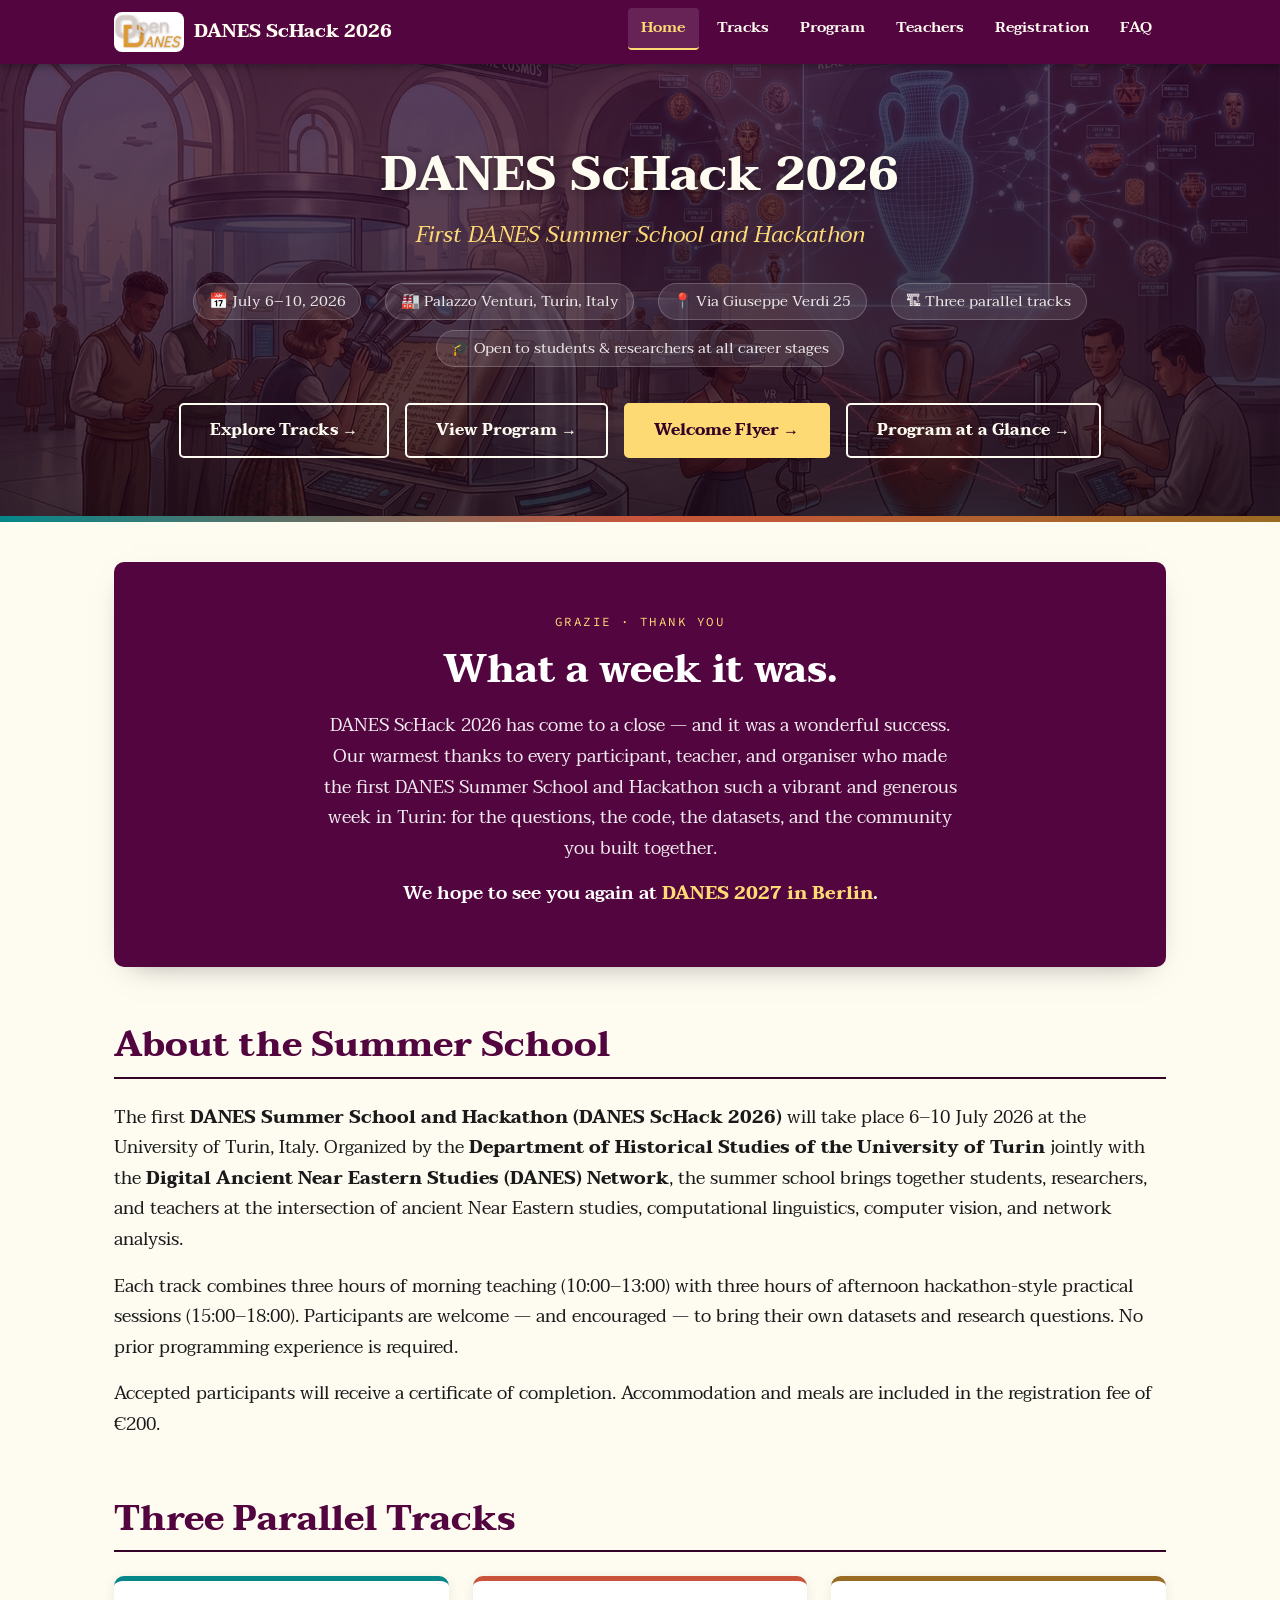
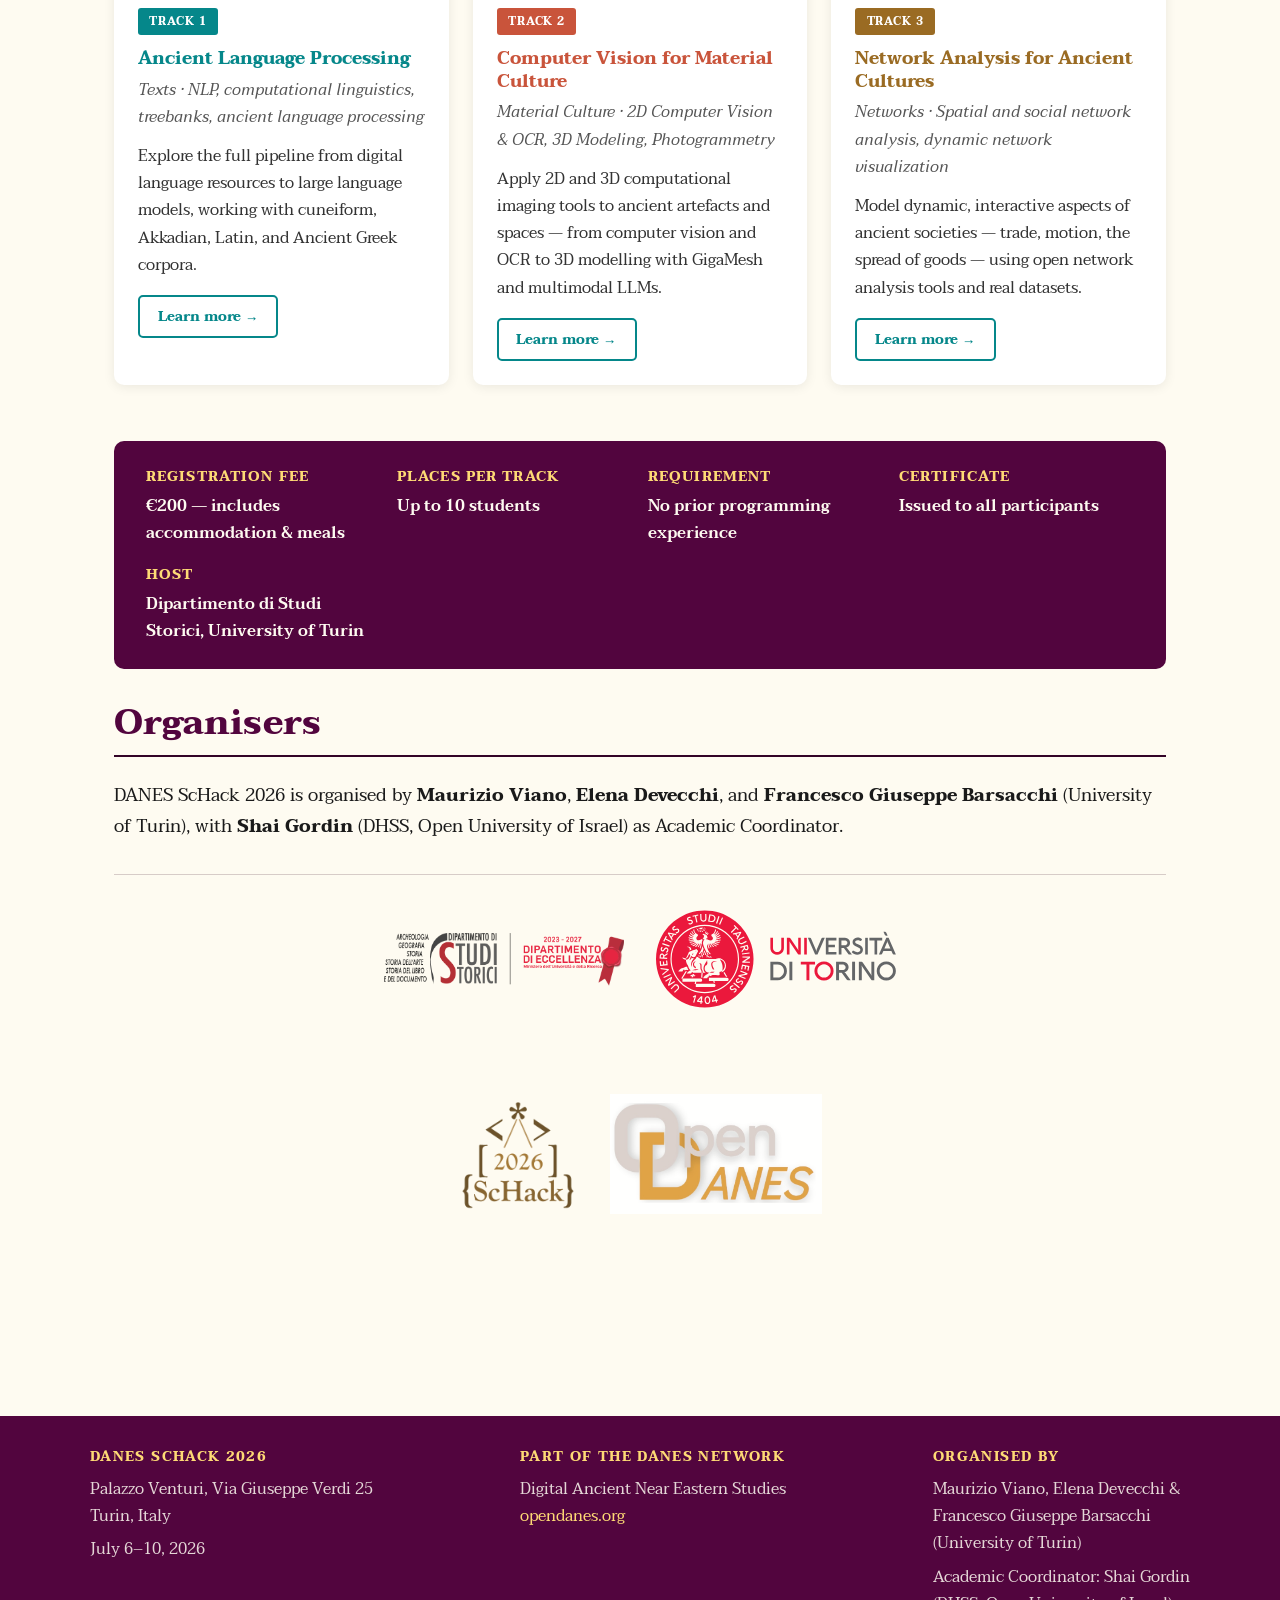
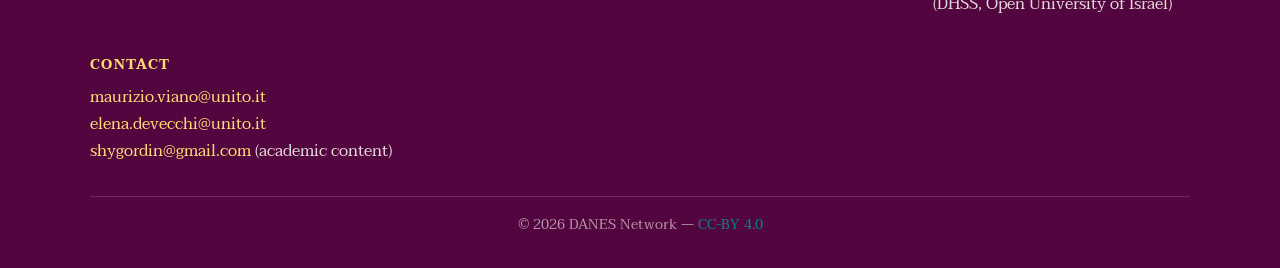
<file: index.html>
<!DOCTYPE html>
<html lang="en">
<head>
  <meta charset="UTF-8">
  <meta name="viewport" content="width=device-width, initial-scale=1.0">
  <title>Home | DANES ScHack 2026</title>
  <link rel="stylesheet" href="styles.css">
  <link rel="icon" href="images/favicon/ScHack_logo_brown_gradient1.png">
  <link href="https://fonts.googleapis.com/css2?family=Taviraj:ital,wght@0,400;0,600;0,700;1,400&family=Source+Code+Pro:wght@400;600&display=swap" rel="stylesheet">
</head>
<body>

  <!-- Navigation -->
  <header class="site-header">
    <nav class="nav-inner" role="navigation" aria-label="Main navigation">
      <a href="index.html" class="nav-brand">
        <img src="images/DANES_ScHack_OD.jpg" alt="DANES" class="nav-brand-logo"
             onerror="this.style.display='none'">
        DANES ScHack 2026
      </a>
      <button class="nav-toggle-btn" aria-label="Toggle navigation" aria-expanded="false"
              onclick="toggleNav(this)">&#9776;</button>
      <ul class="nav-links" id="nav-links">
        <li><a href="index.html" class="active">Home</a></li>
        <li><a href="tracks.html">Tracks</a></li>
        <li><a href="program.html">Program</a></li>
        <li><a href="teachers.html">Teachers</a></li>
        <li><a href="registration.html">Registration</a></li>
        <li><a href="faq.html">FAQ</a></li>
      </ul>
    </nav>
  </header>

  <!-- Hero -->
  <section class="hero" aria-label="Hero">
    <h1>DANES ScHack 2026</h1>
    <p class="hero-sub">First DANES Summer School and Hackathon</p>
    <div class="hero-facts" role="list">
      <span role="listitem">&#128197; July 6–10, 2026</span>
      <span role="listitem">&#127981; Palazzo Venturi, Turin, Italy</span>
      <span role="listitem">&#128205; Via Giuseppe Verdi 25</span>
      <span role="listitem">&#127959; Three parallel tracks</span>
      <span role="listitem">&#127891; Open to students &amp; researchers at all career stages</span>
    </div>
    <div class="hero-ctas">
      <a href="tracks.html" class="btn btn-secondary">Explore Tracks &rarr;</a>
      <a href="program.html" class="btn btn-secondary">View Program &rarr;</a>
      <a href="ScHack2026_WelcomeFlyer.pdf" class="btn btn-gold" target="_blank" rel="noopener">Welcome Flyer &rarr;</a>
      <a href="ScHack2026-ProgramShort.pdf" class="btn btn-secondary" target="_blank" rel="noopener">Program at a Glance &rarr;</a>
    </div>
  </section>

  <!-- Main content -->
  <main class="page-main">

    <!-- Post-event thank-you notice -->
    <section class="thankyou" aria-label="Thank you">
      <span class="thankyou-kicker">Grazie &middot; Thank You</span>
      <h2>What a week it was.</h2>
      <p>
        DANES ScHack 2026 has come to a close &mdash; and it was a wonderful success. Our warmest
        thanks to every participant, teacher, and organiser who made the first DANES Summer School
        and Hackathon such a vibrant and generous week in Turin: for the questions, the code, the
        datasets, and the community you built together.
      </p>
      <p class="thankyou-next">We hope to see you again at <strong>DANES 2027 in Berlin</strong>.</p>
    </section>

    <!-- About -->
    <section class="section-block" id="about">
      <h2>About the Summer School</h2>
      <p>
        The first <strong>DANES Summer School and Hackathon (DANES ScHack 2026)</strong> will take
        place 6–10 July 2026 at the University of Turin, Italy. Organized by the
        <strong>Department of Historical Studies of the University of Turin</strong> jointly with the
        <strong>Digital Ancient Near Eastern Studies (DANES) Network</strong>, the summer school brings
        together students, researchers, and teachers at the intersection of ancient Near Eastern studies,
        computational linguistics, computer vision, and network analysis.
      </p>
      <p>
        Each track combines three hours of morning teaching (10:00–13:00) with three hours of
        afternoon hackathon-style practical sessions (15:00–18:00). Participants are welcome — and
        encouraged — to bring their own datasets and research questions. No prior programming
        experience is required.
      </p>
      <p>
        Accepted participants will receive a certificate of completion. Accommodation and meals
        are included in the registration fee of €200.
      </p>
    </section>

    <!-- Track cards -->
    <section class="section-block" id="tracks">
      <h2>Three Parallel Tracks</h2>
      <div class="tracks-grid">

        <div class="track-card t1">
          <span class="track-badge">Track 1</span>
          <h3>Ancient Language Processing</h3>
          <p class="track-focus">Texts · NLP, computational linguistics, treebanks, ancient language processing</p>
          <p>Explore the full pipeline from digital language resources to large language models,
             working with cuneiform, Akkadian, Latin, and Ancient Greek corpora.</p>
          <a href="tracks.html#track-alp" class="btn btn-outline" style="font-size:0.85rem; padding:0.5rem 1.1rem;">Learn more &rarr;</a>
        </div>

        <div class="track-card t2">
          <span class="track-badge">Track 2</span>
          <h3>Computer Vision for Material Culture</h3>
          <p class="track-focus">Material Culture · 2D Computer Vision &amp; OCR, 3D Modeling, Photogrammetry</p>
          <p>Apply 2D and 3D computational imaging tools to ancient artefacts and spaces —
             from computer vision and OCR to 3D modelling with GigaMesh and multimodal LLMs.</p>
          <a href="tracks.html#track-cv" class="btn btn-outline" style="font-size:0.85rem; padding:0.5rem 1.1rem;">Learn more &rarr;</a>
        </div>

        <div class="track-card t3">
          <span class="track-badge">Track 3</span>
          <h3>Network Analysis for Ancient Cultures</h3>
          <p class="track-focus">Networks · Spatial and social network analysis, dynamic network visualization</p>
          <p>Model dynamic, interactive aspects of ancient societies — trade, motion, the spread
             of goods — using open network analysis tools and real datasets.</p>
          <a href="tracks.html#track-network" class="btn btn-outline" style="font-size:0.85rem; padding:0.5rem 1.1rem;">Learn more &rarr;</a>
        </div>

      </div>
    </section>

    <!-- Practical info strip -->
    <div class="info-strip" role="list" aria-label="Key facts">
      <div class="info-strip-item" role="listitem">
        <span class="info-label">Registration fee</span>
        <span class="info-value">€200 — includes accommodation &amp; meals</span>
      </div>
      <div class="info-strip-item" role="listitem">
        <span class="info-label">Places per track</span>
        <span class="info-value">Up to 10 students</span>
      </div>
      <div class="info-strip-item" role="listitem">
        <span class="info-label">Requirement</span>
        <span class="info-value">No prior programming experience</span>
      </div>
      <div class="info-strip-item" role="listitem">
        <span class="info-label">Certificate</span>
        <span class="info-value">Issued to all participants</span>
      </div>
      <div class="info-strip-item" role="listitem">
        <span class="info-label">Host</span>
        <span class="info-value">Dipartimento di Studi Storici, University of Turin</span>
      </div>
    </div>

    <!-- Organisers -->
    <section class="section-block" id="organisers">
      <h2>Organisers</h2>
      <p>
        DANES ScHack 2026 is organised by
        <strong>Maurizio Viano</strong>, <strong>Elena Devecchi</strong>, and
        <strong>Francesco Giuseppe Barsacchi</strong> (University of Turin), with
        <strong>Shai Gordin</strong> (DHSS, Open University of Israel) as Academic Coordinator.
      </p>
      <div class="organisers-row" aria-label="Organiser logos">
        <div class="org-logo">
          <img src="images/Logo_DSS_Eccell_orizz_big.png" alt="Dipartimento di Studi Storici — Dipartimento di Eccellenza, University of Turin">
        </div>
        <div class="org-logo">
          <img src="images/unito-logo.svg" alt="Università degli Studi di Torino">
        </div>
        <!-- row break: ScHack + OpenDANES sit on their own line -->
        <div style="flex-basis:100%; height:0;"></div>
        <div class="org-logo">
          <img src="images/favicon/ScHack_logo_brown_gradient2_text.png" alt="DANES ScHack 2026">
        </div>
        <div class="org-logo">
          <img src="images/DANES_ScHack_OD.jpg" alt="DANES Network">
        </div>
      </div>
    </section>

  </main>

  <!-- Footer -->
  <footer class="site-footer">
    <div class="footer-inner">
      <div class="footer-col">
        <h4>DANES ScHack 2026</h4>
        <address>
          <p>Palazzo Venturi, Via Giuseppe Verdi 25<br>Turin, Italy</p>
          <p>July 6–10, 2026</p>
        </address>
      </div>
      <div class="footer-col">
        <h4>Part of the DANES Network</h4>
        <p>Digital Ancient Near Eastern Studies<br>
           <a href="https://opendanes.org" target="_blank" rel="noopener">opendanes.org</a></p>
      </div>
      <div class="footer-col">
        <h4>Organised by</h4>
        <p>Maurizio Viano, Elena Devecchi &amp;<br>Francesco Giuseppe Barsacchi<br>(University of Turin)</p>
        <p>Academic Coordinator: Shai Gordin<br>(DHSS, Open University of Israel)</p>
      </div>
      <div class="footer-col">
        <h4>Contact</h4>
        <p>
          <a href="mailto:maurizio.viano@unito.it">maurizio.viano@unito.it</a><br>
          <a href="mailto:elena.devecchi@unito.it">elena.devecchi@unito.it</a><br>
          <a href="mailto:shygordin@gmail.com">shygordin@gmail.com</a> (academic content)
        </p>
      </div>
    </div>
    <div class="footer-bottom">
      &copy; 2026 DANES Network &mdash; <a href="https://creativecommons.org/licenses/by/4.0/" target="_blank" rel="noopener">CC-BY 4.0</a>
    </div>
  </footer>

  <script>
    function toggleNav(btn) {
      var links = document.getElementById('nav-links');
      var open = links.classList.toggle('open');
      btn.setAttribute('aria-expanded', open ? 'true' : 'false');
      btn.innerHTML = open ? '&times;' : '&#9776;';
    }
  </script>

</body>
</html>
</file>
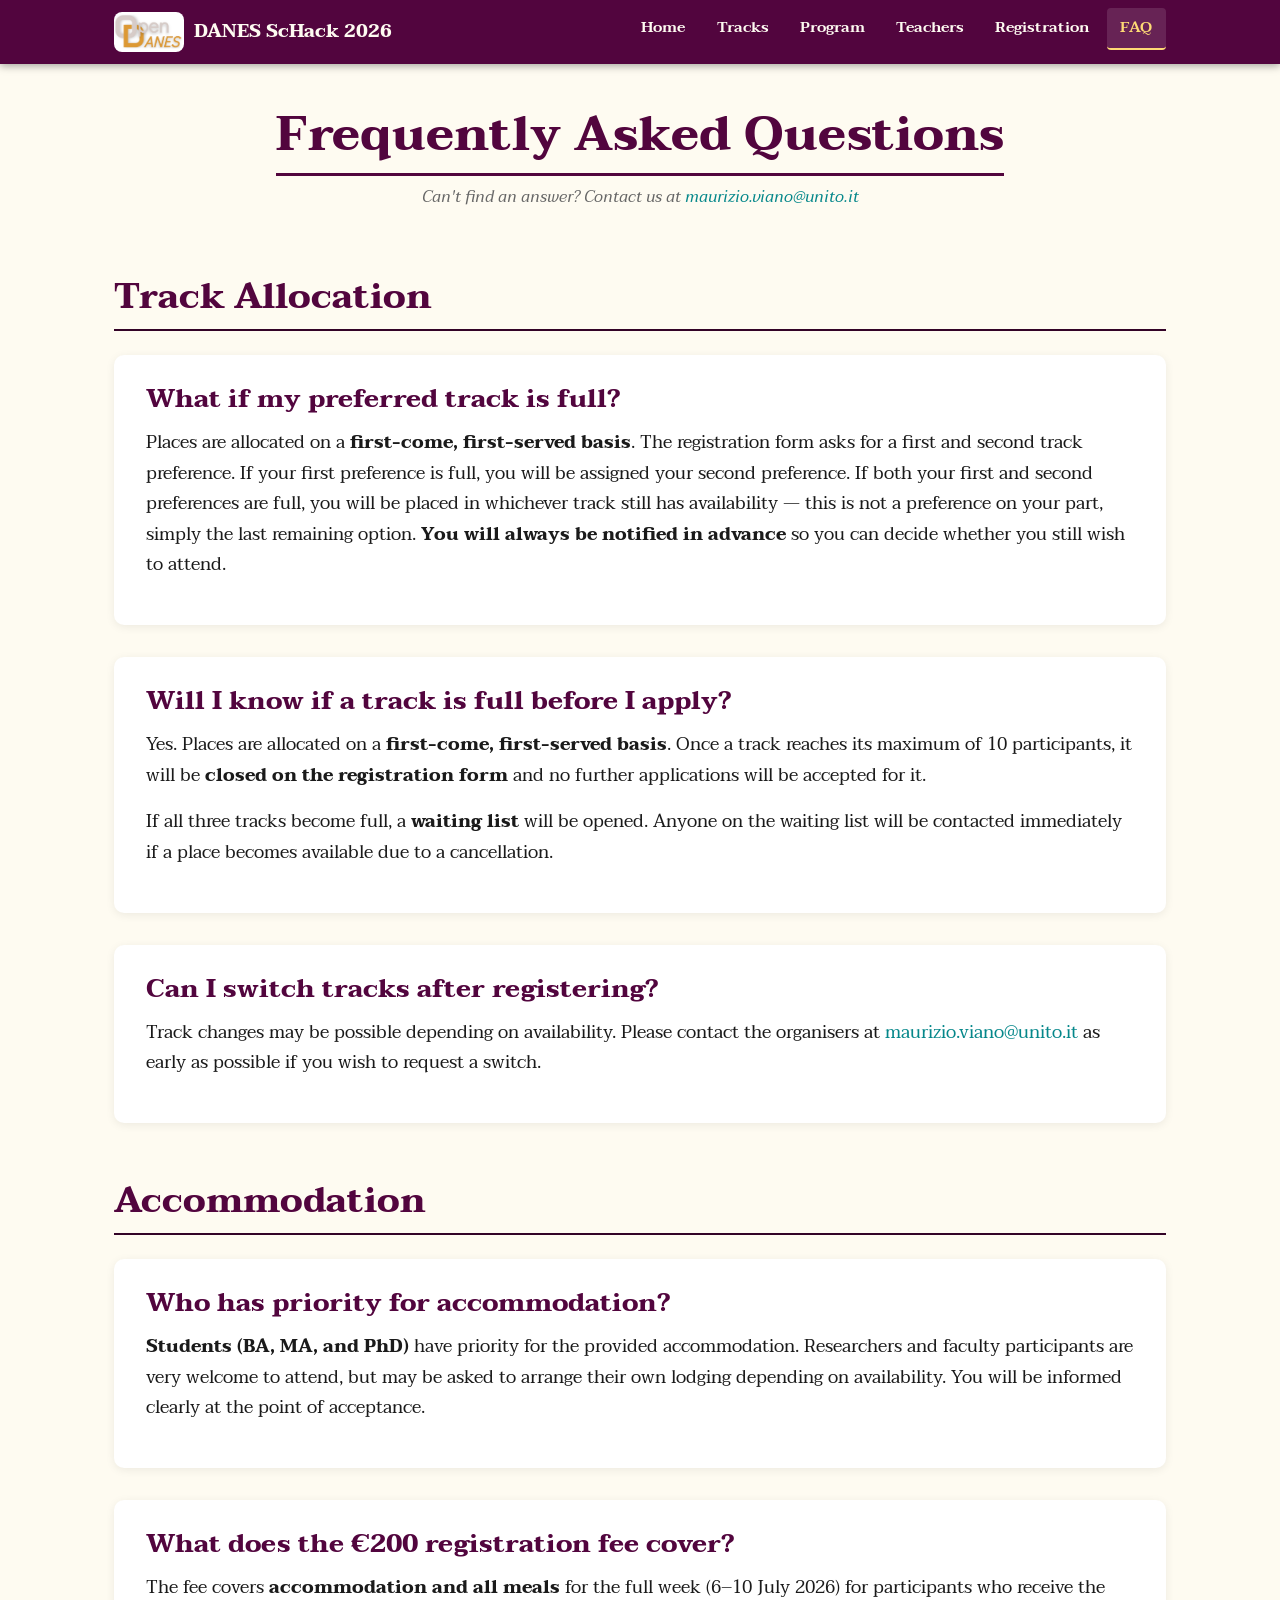
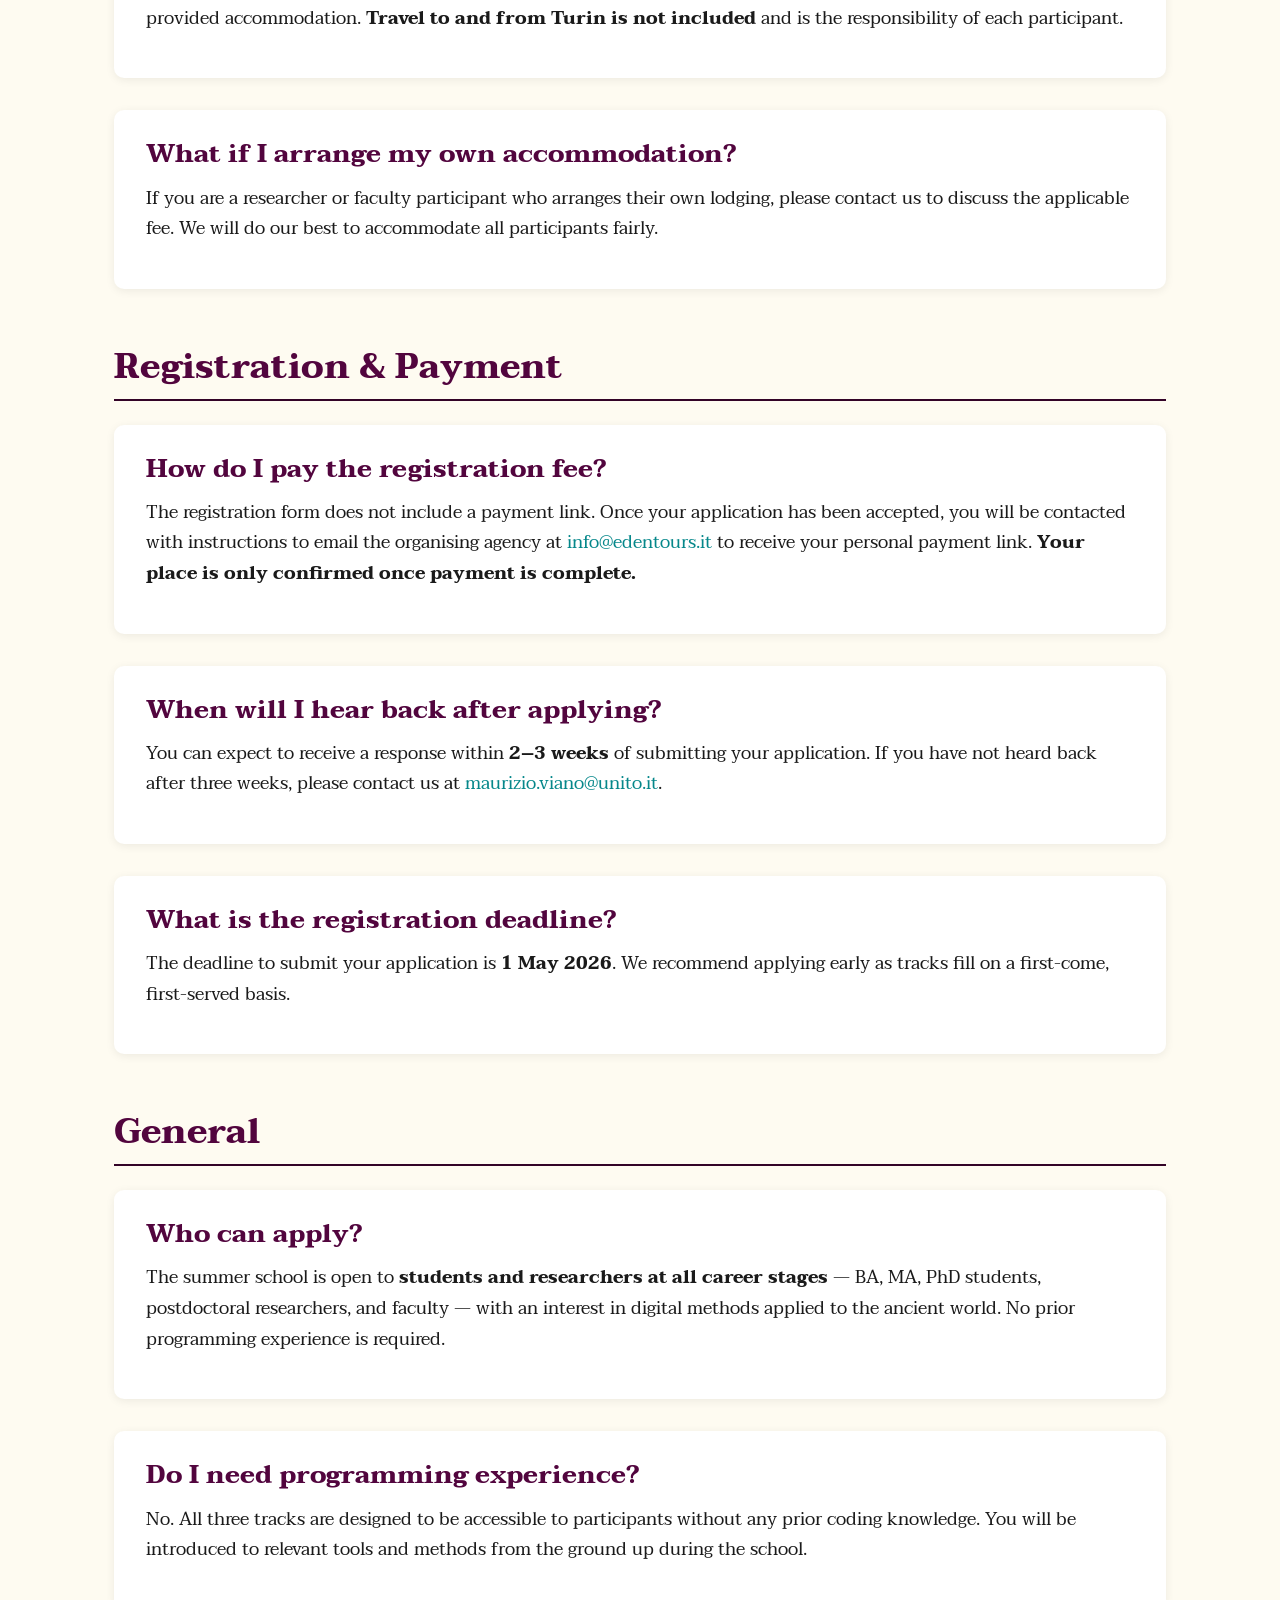
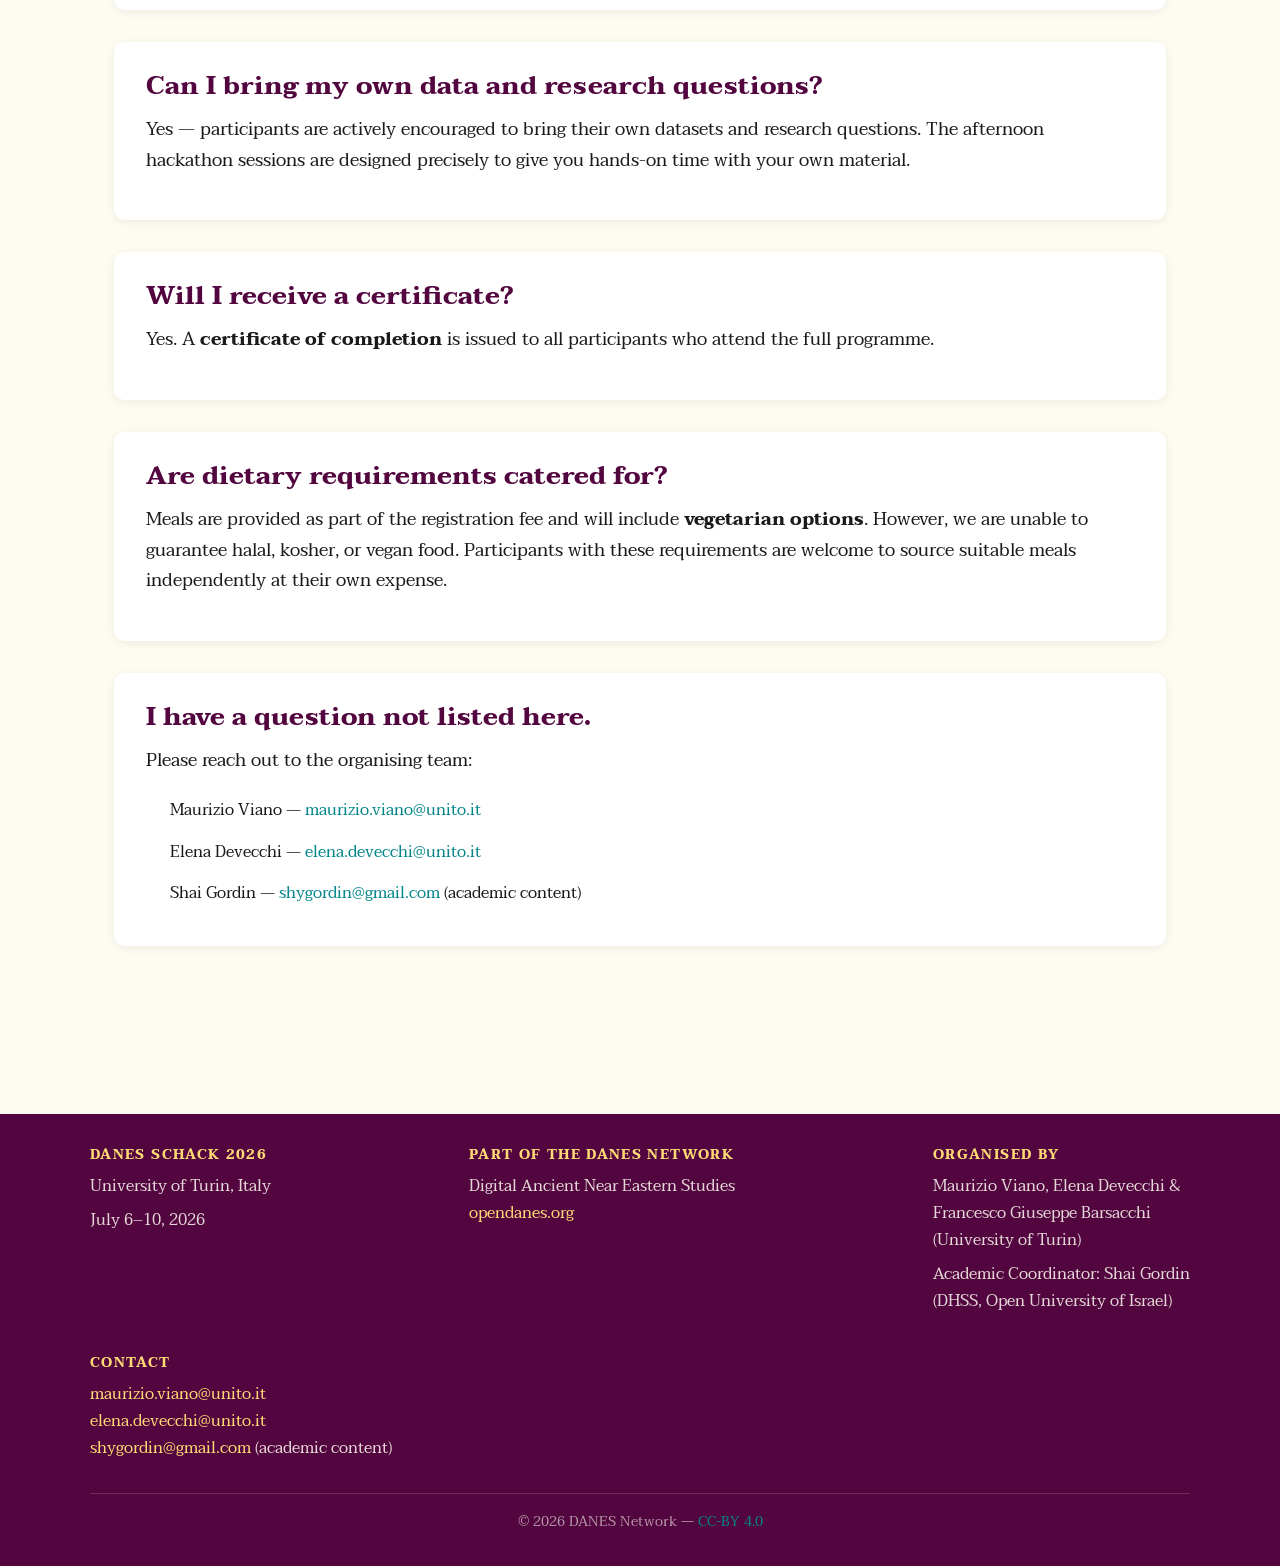
<file: faq.html>
<!DOCTYPE html>
<html lang="en">
<head>
  <meta charset="UTF-8">
  <meta name="viewport" content="width=device-width, initial-scale=1.0">
  <title>FAQ | DANES ScHack 2026</title>
  <link rel="stylesheet" href="styles.css">
  <link rel="icon" href="images/favicon/ScHack_logo_brown_gradient1.png">
  <link href="https://fonts.googleapis.com/css2?family=Taviraj:ital,wght@0,400;0,600;0,700;1,400&family=Source+Code+Pro:wght@400;600&display=swap" rel="stylesheet">
</head>
<body>

  <!-- Navigation -->
  <header class="site-header">
    <nav class="nav-inner" role="navigation" aria-label="Main navigation">
      <a href="index.html" class="nav-brand">
        <img src="images/DANES_ScHack_OD.jpg" alt="DANES" class="nav-brand-logo"
             onerror="this.style.display='none'">
        DANES ScHack 2026
      </a>
      <button class="nav-toggle-btn" aria-label="Toggle navigation" aria-expanded="false"
              onclick="toggleNav(this)">&#9776;</button>
      <ul class="nav-links" id="nav-links">
        <li><a href="index.html">Home</a></li>
        <li><a href="tracks.html">Tracks</a></li>
        <li><a href="program.html">Program</a></li>
        <li><a href="teachers.html">Teachers</a></li>
        <li><a href="registration.html">Registration</a></li>
        <li><a href="faq.html" class="active">FAQ</a></li>
      </ul>
    </nav>
  </header>

  <!-- Page title -->
  <div class="page-title">
    <h1>Frequently Asked Questions</h1>
    <p class="text-muted mt-1" style="font-style:italic; font-size:1rem;">
      Can't find an answer? Contact us at
      <a href="mailto:maurizio.viano@unito.it">maurizio.viano@unito.it</a>
    </p>
  </div>

  <main class="page-main">

    <!-- Track Allocation -->
    <section class="section-block" id="tracks">
      <h2>Track Allocation</h2>

      <div class="reg-info">
        <h3>What if my preferred track is full?</h3>
        <p>
          Places are allocated on a <strong>first-come, first-served basis</strong>.
          The registration form asks for a first and second track preference.
          If your first preference is full, you will be assigned your second preference.
          If both your first and second preferences are full, you will be placed in whichever
          track still has availability — this is not a preference on your part, simply the
          last remaining option. <strong>You will always be notified in advance</strong> so
          you can decide whether you still wish to attend.
        </p>
      </div>

      <div class="reg-info">
        <h3>Will I know if a track is full before I apply?</h3>
        <p>
          Yes. Places are allocated on a <strong>first-come, first-served basis</strong>.
          Once a track reaches its maximum of 10 participants, it will be
          <strong>closed on the registration form</strong> and no further applications
          will be accepted for it.
        </p>
        <p>
          If all three tracks become full, a <strong>waiting list</strong> will be opened.
          Anyone on the waiting list will be contacted immediately if a place becomes available
          due to a cancellation.
        </p>
      </div>

      <div class="reg-info">
        <h3>Can I switch tracks after registering?</h3>
        <p>
          Track changes may be possible depending on availability. Please contact the
          organisers at <a href="mailto:maurizio.viano@unito.it">maurizio.viano@unito.it</a>
          as early as possible if you wish to request a switch.
        </p>
      </div>
    </section>

    <!-- Accommodation -->
    <section class="section-block" id="accommodation">
      <h2>Accommodation</h2>

      <div class="reg-info">
        <h3>Who has priority for accommodation?</h3>
        <p>
          <strong>Students (BA, MA, and PhD)</strong> have priority for the provided
          accommodation. Researchers and faculty participants are very welcome to attend,
          but may be asked to arrange their own lodging depending on availability.
          You will be informed clearly at the point of acceptance.
        </p>
      </div>

      <div class="reg-info">
        <h3>What does the €200 registration fee cover?</h3>
        <p>
          The fee covers <strong>accommodation and all meals</strong> for the full week
          (6–10 July 2026) for participants who receive the provided accommodation.
          <strong>Travel to and from Turin is not included</strong> and is the
          responsibility of each participant.
        </p>
      </div>

      <div class="reg-info">
        <h3>What if I arrange my own accommodation?</h3>
        <p>
          If you are a researcher or faculty participant who arranges their own lodging,
          please contact us to discuss the applicable fee. We will do our best to
          accommodate all participants fairly.
        </p>
      </div>
    </section>

    <!-- Registration & Payment -->
    <section class="section-block" id="registration">
      <h2>Registration &amp; Payment</h2>

      <div class="reg-info">
        <h3>How do I pay the registration fee?</h3>
        <p>
          The registration form does not include a payment link. Once your application
          has been accepted, you will be contacted with instructions to email the
          organising agency at
          <a href="mailto:info@edentours.it">info@edentours.it</a> to receive your
          personal payment link. <strong>Your place is only confirmed once payment
          is complete.</strong>
        </p>
      </div>

      <div class="reg-info">
        <h3>When will I hear back after applying?</h3>
        <p>
          You can expect to receive a response within <strong>2–3 weeks</strong> of
          submitting your application. If you have not heard back after three weeks,
          please contact us at
          <a href="mailto:maurizio.viano@unito.it">maurizio.viano@unito.it</a>.
        </p>
      </div>

      <div class="reg-info">
        <h3>What is the registration deadline?</h3>
        <p>
          The deadline to submit your application is <strong>1 May 2026</strong>.
          We recommend applying early as tracks fill on a first-come, first-served basis.
        </p>
      </div>
    </section>

    <!-- General -->
    <section class="section-block" id="general">
      <h2>General</h2>

      <div class="reg-info">
        <h3>Who can apply?</h3>
        <p>
          The summer school is open to <strong>students and researchers at all career
          stages</strong> — BA, MA, PhD students, postdoctoral researchers, and faculty —
          with an interest in digital methods applied to the ancient world.
          No prior programming experience is required.
        </p>
      </div>

      <div class="reg-info">
        <h3>Do I need programming experience?</h3>
        <p>
          No. All three tracks are designed to be accessible to participants without any
          prior coding knowledge. You will be introduced to relevant tools and methods
          from the ground up during the school.
        </p>
      </div>

      <div class="reg-info">
        <h3>Can I bring my own data and research questions?</h3>
        <p>
          Yes — participants are actively encouraged to bring their own datasets and
          research questions. The afternoon hackathon sessions are designed precisely
          to give you hands-on time with your own material.
        </p>
      </div>

      <div class="reg-info">
        <h3>Will I receive a certificate?</h3>
        <p>
          Yes. A <strong>certificate of completion</strong> is issued to all participants
          who attend the full programme.
        </p>
      </div>

      <div class="reg-info">
        <h3>Are dietary requirements catered for?</h3>
        <p>
          Meals are provided as part of the registration fee and will include
          <strong>vegetarian options</strong>. However, we are unable to guarantee
          halal, kosher, or vegan food. Participants with these requirements are
          welcome to source suitable meals independently at their own expense.
        </p>
      </div>

      <div class="reg-info">
        <h3>I have a question not listed here.</h3>
        <p>
          Please reach out to the organising team:
        </p>
        <ul class="contact-list">
          <li>Maurizio Viano &mdash; <a href="mailto:maurizio.viano@unito.it">maurizio.viano@unito.it</a></li>
          <li>Elena Devecchi &mdash; <a href="mailto:elena.devecchi@unito.it">elena.devecchi@unito.it</a></li>
          <li>Shai Gordin &mdash; <a href="mailto:shygordin@gmail.com">shygordin@gmail.com</a> (academic content)</li>
        </ul>
      </div>
    </section>

  </main>

  <!-- Footer -->
  <footer class="site-footer">
    <div class="footer-inner">
      <div class="footer-col">
        <h4>DANES ScHack 2026</h4>
        <address>
          <p>University of Turin, Italy</p>
          <p>July 6–10, 2026</p>
        </address>
      </div>
      <div class="footer-col">
        <h4>Part of the DANES Network</h4>
        <p>Digital Ancient Near Eastern Studies<br>
           <a href="https://opendanes.org" target="_blank" rel="noopener">opendanes.org</a></p>
      </div>
      <div class="footer-col">
        <h4>Organised by</h4>
        <p>Maurizio Viano, Elena Devecchi &amp;<br>Francesco Giuseppe Barsacchi<br>(University of Turin)</p>
        <p>Academic Coordinator: Shai Gordin<br>(DHSS, Open University of Israel)</p>
      </div>
      <div class="footer-col">
        <h4>Contact</h4>
        <p>
          <a href="mailto:maurizio.viano@unito.it">maurizio.viano@unito.it</a><br>
          <a href="mailto:elena.devecchi@unito.it">elena.devecchi@unito.it</a><br>
          <a href="mailto:shygordin@gmail.com">shygordin@gmail.com</a> (academic content)
        </p>
      </div>
    </div>
    <div class="footer-bottom">
      &copy; 2026 DANES Network &mdash; <a href="https://creativecommons.org/licenses/by/4.0/" target="_blank" rel="noopener">CC-BY 4.0</a>
    </div>
  </footer>

  <script>
    function toggleNav(btn) {
      var links = document.getElementById('nav-links');
      var open = links.classList.toggle('open');
      btn.setAttribute('aria-expanded', open ? 'true' : 'false');
      btn.innerHTML = open ? '&times;' : '&#9776;';
    }
  </script>

</body>
</html>
</file>
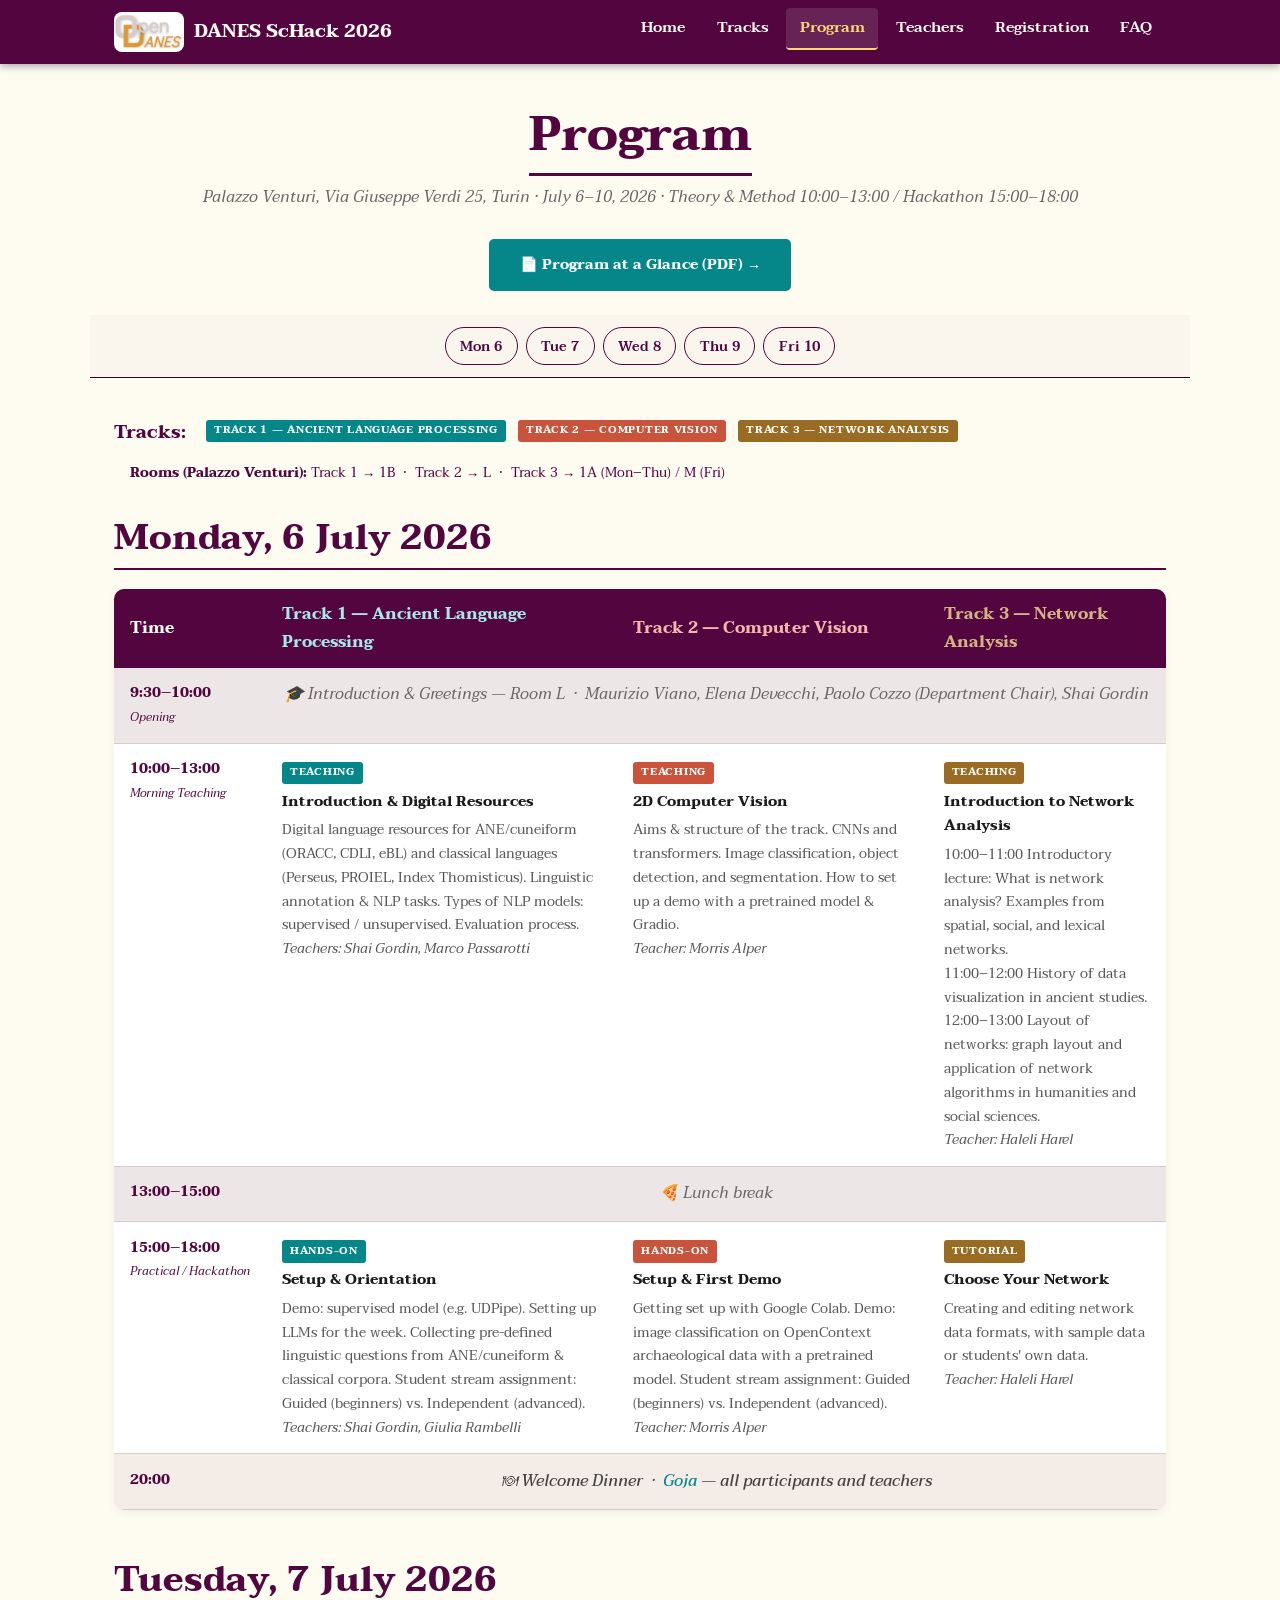
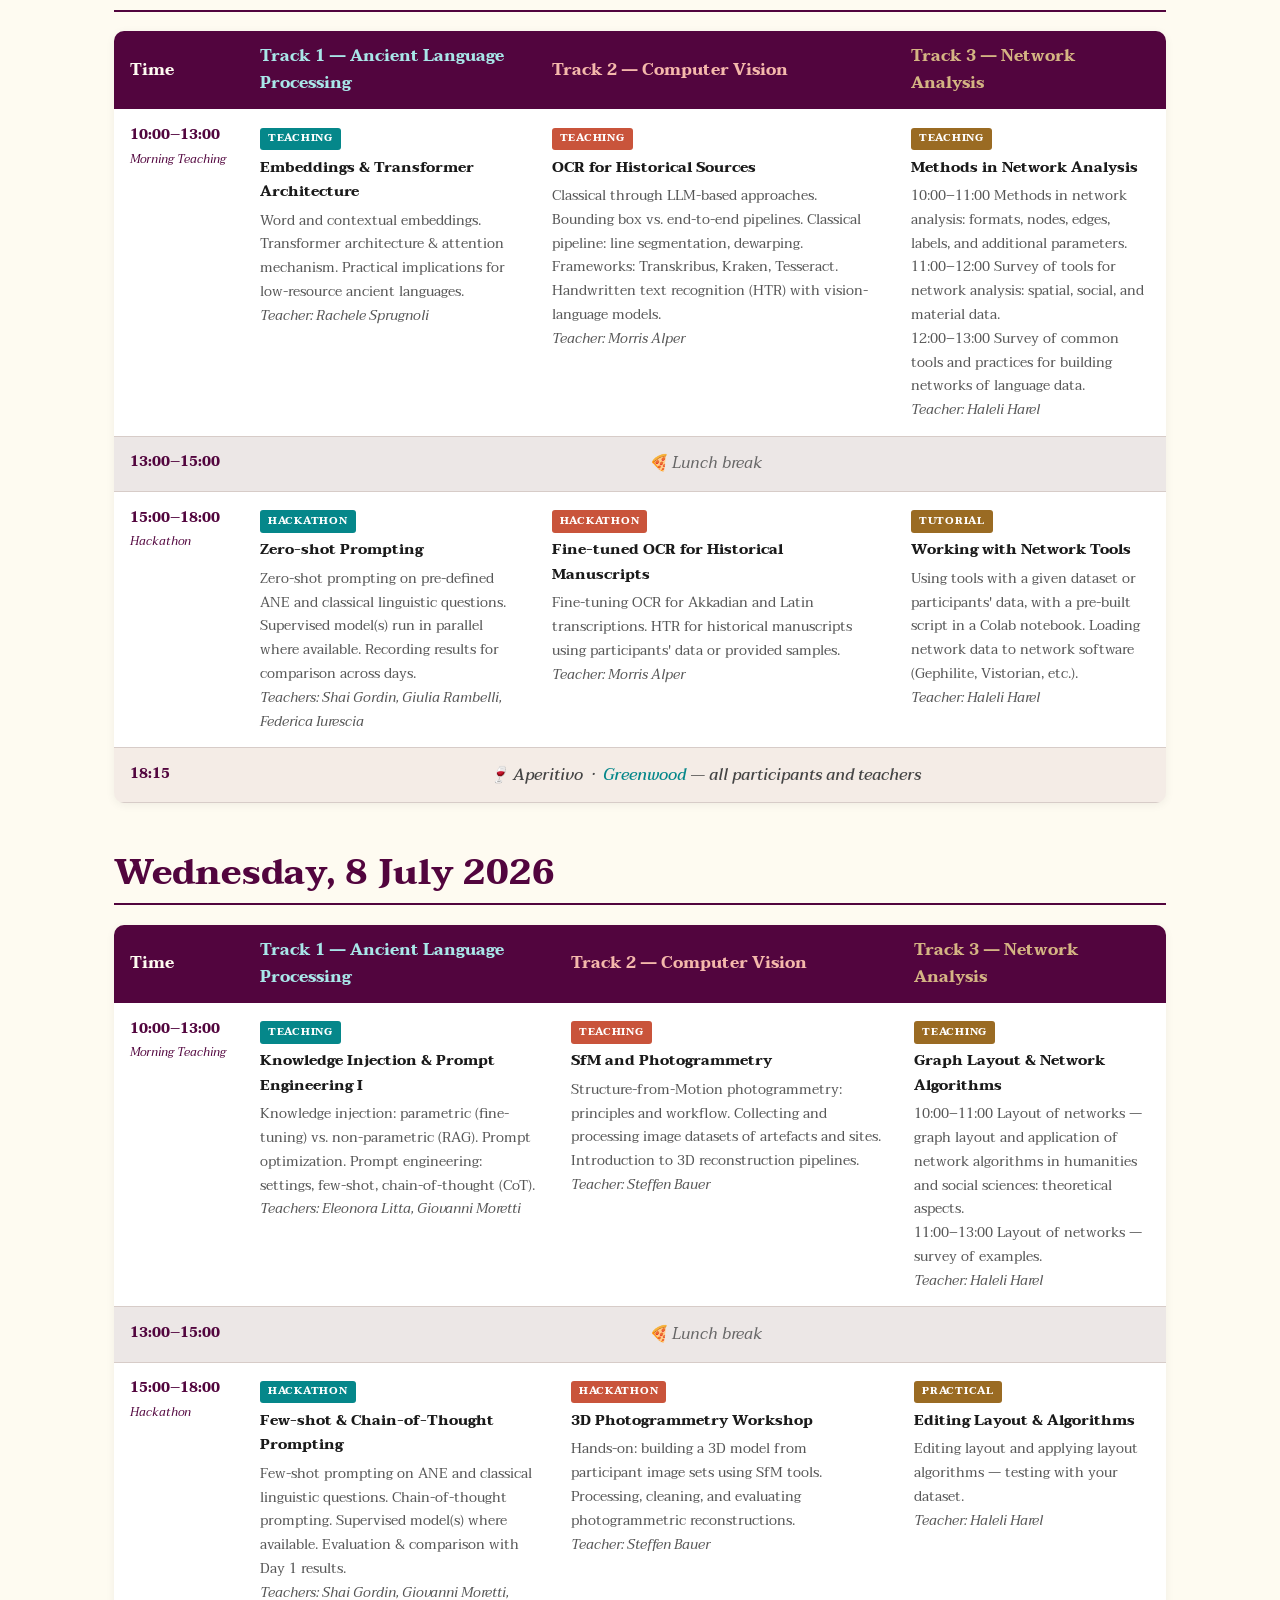
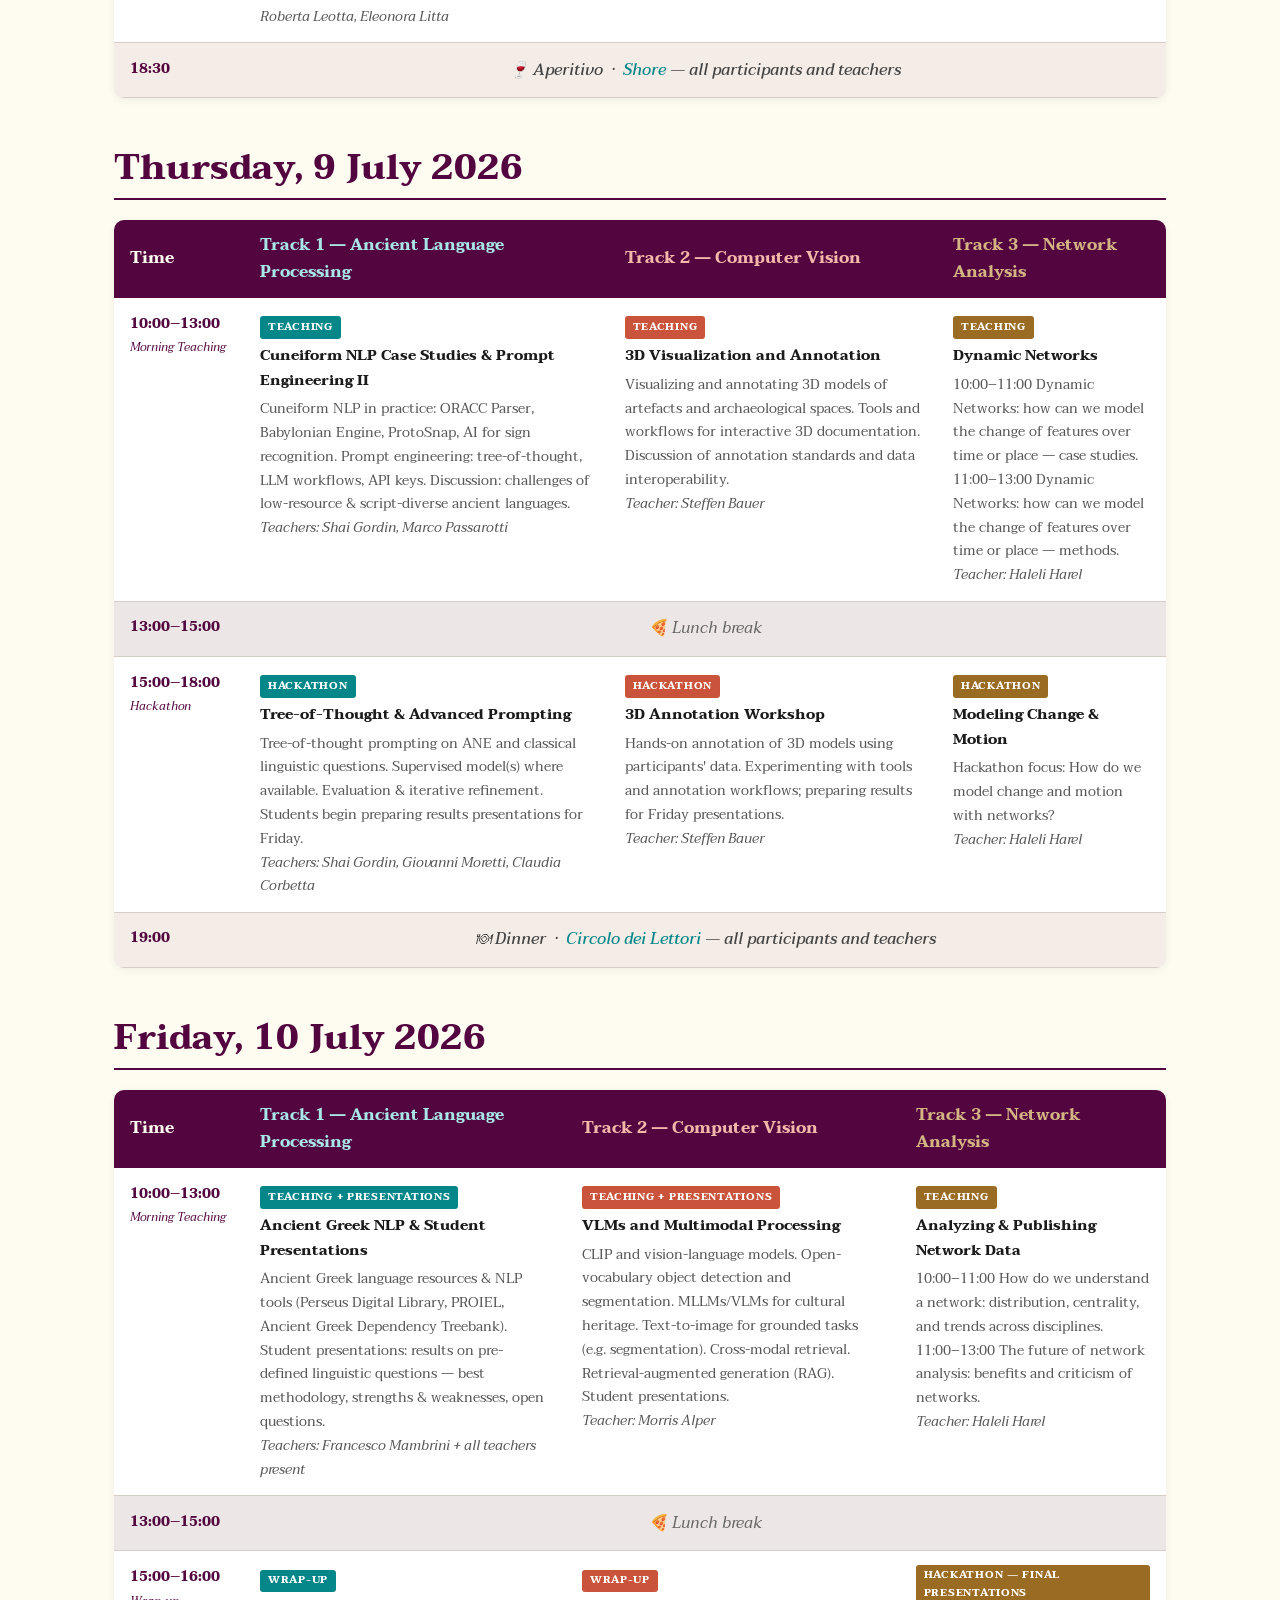
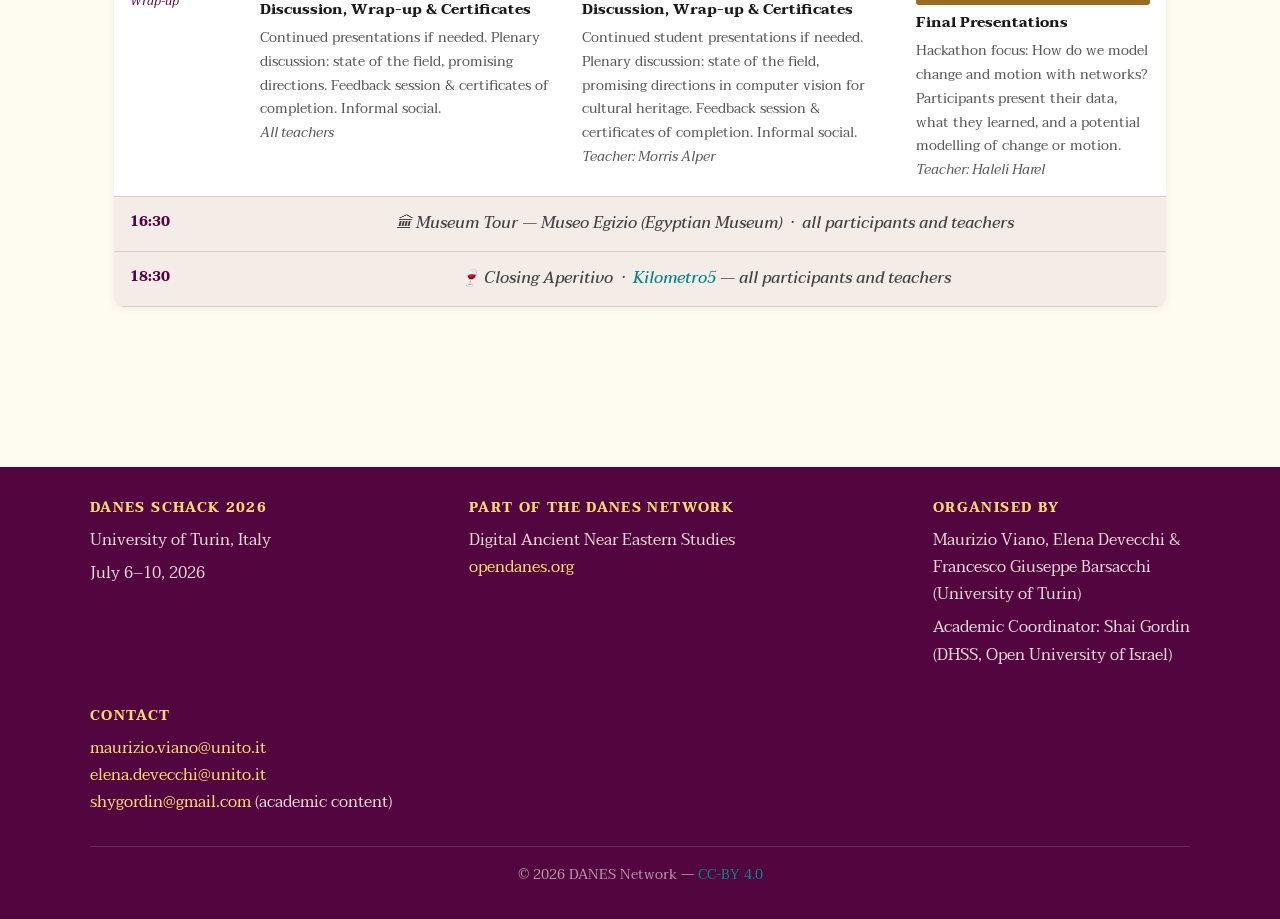
<file: program.html>
<!DOCTYPE html>
<html lang="en">
<head>
  <meta charset="UTF-8">
  <meta name="viewport" content="width=device-width, initial-scale=1.0">
  <title>Program | DANES ScHack 2026</title>
  <link rel="stylesheet" href="styles.css">
  <link rel="icon" href="images/favicon/ScHack_logo_brown_gradient1.png">
  <link href="https://fonts.googleapis.com/css2?family=Taviraj:ital,wght@0,400;0,600;0,700;1,400&family=Source+Code+Pro:wght@400;600&display=swap" rel="stylesheet">
</head>
<body>

  <!-- Navigation -->
  <header class="site-header" id="top">
    <nav class="nav-inner" role="navigation" aria-label="Main navigation">
      <a href="index.html" class="nav-brand">
        <img src="images/DANES_ScHack_OD.jpg" alt="DANES" class="nav-brand-logo"
             onerror="this.style.display='none'">
        DANES ScHack 2026
      </a>
      <button class="nav-toggle-btn" aria-label="Toggle navigation" aria-expanded="false"
              onclick="toggleNav(this)">&#9776;</button>
      <ul class="nav-links" id="nav-links">
        <li><a href="index.html">Home</a></li>
        <li><a href="tracks.html">Tracks</a></li>
        <li><a href="program.html" class="active">Program</a></li>
        <li><a href="teachers.html">Teachers</a></li>
        <li><a href="registration.html">Registration</a></li>
        <li><a href="faq.html">FAQ</a></li>
      </ul>
    </nav>
  </header>

  <!-- Page title -->
  <div class="page-title">
    <h1>Program</h1>
    <p class="text-muted mt-1" style="font-style:italic; font-size:1rem;">
      Palazzo Venturi, Via Giuseppe Verdi 25, Turin &middot; July 6–10, 2026 &middot; Theory &amp; Method 10:00–13:00 / Hackathon 15:00–18:00
    </p>
    <a href="ScHack2026-ProgramShort.pdf" class="btn btn-primary" target="_blank" rel="noopener" style="margin-top:0.75rem; display:inline-block; font-size:0.9rem;">&#128196; Program at a Glance (PDF) &rarr;</a>
  </div>

  <!-- Quick day navigation -->
  <nav class="day-nav" aria-label="Jump to day">
    <a href="#day-1">Mon 6</a>
    <a href="#day-2">Tue 7</a>
    <a href="#day-3">Wed 8</a>
    <a href="#day-4">Thu 9</a>
    <a href="#day-5">Fri 10</a>
  </nav>

  <main class="page-main">

    <!-- Legend -->
    <div class="section-block" style="display:flex; flex-wrap:wrap; gap:0.75rem; align-items:center; margin-bottom:2rem;">
      <strong style="color:var(--primary); margin-right:0.5rem;">Tracks:</strong>
      <span class="session-label label-t1">Track 1 — Ancient Language Processing</span>
      <span class="session-label label-t2">Track 2 — Computer Vision</span>
      <span class="session-label label-t3">Track 3 — Network Analysis</span>
      <span style="font-size:0.85rem; color:var(--primary); margin-left:1rem;"><strong>Rooms (Palazzo Venturi):</strong> Track 1 &rarr; 1B &nbsp;&middot;&nbsp; Track 2 &rarr; L &nbsp;&middot;&nbsp; Track 3 &rarr; 1A (Mon–Thu) / M (Fri)</span>
    </div>

    <!-- TODO: replace Track 2 placeholder cells with the full schedule once received
         from Morris Alper and Steffen Bauer (expected by week of 6 April 2026). -->

    <!-- ===== Day 1: Monday 6 July ===== -->
    <section class="schedule-day" id="day-1">
      <h2>Monday, 6 July 2026</h2>
      <table class="schedule-table" aria-label="Schedule for Monday 6 July">
        <thead>
          <tr>
            <th class="th-time">Time</th>
            <th class="th-t1">Track 1 — Ancient Language Processing</th>
            <th class="th-t2">Track 2 — Computer Vision</th>
            <th class="th-t3">Track 3 — Network Analysis</th>
          </tr>
        </thead>
        <tbody>
          <tr class="lunch-row">
            <td class="time-cell">9:30–10:00<br><em style="font-weight:normal;font-size:0.75rem;">Opening</em></td>
            <td colspan="3" class="lunch-cell">&#127891; Introduction &amp; Greetings &mdash; Room L &nbsp;&middot;&nbsp; Maurizio Viano, Elena Devecchi, Paolo Cozzo (Department Chair), Shai Gordin</td>
          </tr>
        </tbody>
        <tbody>
          <tr>
            <td class="time-cell">10:00–13:00<br><em style="font-weight:normal;font-size:0.75rem;">Morning Teaching</em></td>
            <td>
              <span class="session-label label-t1">Teaching</span>
              <div class="session-theme">Introduction &amp; Digital Resources</div>
              <div class="session-detail">
                Digital language resources for ANE/cuneiform (ORACC, CDLI, eBL) and classical
                languages (Perseus, PROIEL, Index Thomisticus). Linguistic annotation &amp; NLP
                tasks. Types of NLP models: supervised / unsupervised. Evaluation process.<br>
                <em>Teachers: Shai Gordin, Marco Passarotti</em>
              </div>
            </td>
            <td>
              <span class="session-label label-t2">Teaching</span>
              <div class="session-theme">2D Computer Vision</div>
              <div class="session-detail">
                Aims &amp; structure of the track. CNNs and transformers. Image classification,
                object detection, and segmentation. How to set up a demo with a pretrained
                model &amp; Gradio.<br>
                <em>Teacher: Morris Alper</em>
              </div>
            </td>
            <td>
              <span class="session-label label-t3">Teaching</span>
              <div class="session-theme">Introduction to Network Analysis</div>
              <div class="session-detail">
                10:00–11:00 Introductory lecture: What is network analysis? Examples from
                spatial, social, and lexical networks.<br>
                11:00–12:00 History of data visualization in ancient studies.<br>
                12:00–13:00 Layout of networks: graph layout and application of network
                algorithms in humanities and social sciences.<br>
                <em>Teacher: Haleli Harel</em>
              </div>
            </td>
          </tr>
          <tr class="lunch-row">
            <td class="time-cell">13:00–15:00</td>
            <td colspan="3" class="lunch-cell">&#127829; Lunch break</td>
          </tr>
          <tr>
            <td class="time-cell">15:00–18:00<br><em style="font-weight:normal;font-size:0.75rem;">Practical / Hackathon</em></td>
            <td>
              <span class="session-label label-t1">Hands-on</span>
              <div class="session-theme">Setup &amp; Orientation</div>
              <div class="session-detail">
                Demo: supervised model (e.g. UDPipe). Setting up LLMs for the week.
                Collecting pre-defined linguistic questions from ANE/cuneiform &amp; classical
                corpora. Student stream assignment: Guided (beginners) vs. Independent
                (advanced).<br>
                <em>Teachers: Shai Gordin, Giulia Rambelli</em>
              </div>
            </td>
            <td>
              <span class="session-label label-t2">Hands-on</span>
              <div class="session-theme">Setup &amp; First Demo</div>
              <div class="session-detail">
                Getting set up with Google Colab. Demo: image classification on OpenContext
                archaeological data with a pretrained model. Student stream assignment:
                Guided (beginners) vs. Independent (advanced).<br>
                <em>Teacher: Morris Alper</em>
              </div>
            </td>
            <td>
              <span class="session-label label-t3">Tutorial</span>
              <div class="session-theme">Choose Your Network</div>
              <div class="session-detail">
                Creating and editing network data formats, with sample data or students' own
                data.<br>
                <em>Teacher: Haleli Harel</em>
              </div>
            </td>
          </tr>
          <tr class="evening-row">
            <td class="time-cell">20:00</td>
            <td colspan="3" class="evening-cell">&#127869; Welcome Dinner &nbsp;&middot;&nbsp; <a href="https://www.google.com/maps/search/?api=1&query=Goja+ristorante+Torino" target="_blank" rel="noopener">Goja</a> &mdash; all participants and teachers</td>
          </tr>
        </tbody>
      </table>
    </section>

    <!-- ===== Day 2: Tuesday 7 July ===== -->
    <section class="schedule-day" id="day-2">
      <h2>Tuesday, 7 July 2026</h2>
      <table class="schedule-table" aria-label="Schedule for Tuesday 7 July">
        <thead>
          <tr>
            <th class="th-time">Time</th>
            <th class="th-t1">Track 1 — Ancient Language Processing</th>
            <th class="th-t2">Track 2 — Computer Vision</th>
            <th class="th-t3">Track 3 — Network Analysis</th>
          </tr>
        </thead>
        <tbody>
          <tr>
            <td class="time-cell">10:00–13:00<br><em style="font-weight:normal;font-size:0.75rem;">Morning Teaching</em></td>
            <td>
              <span class="session-label label-t1">Teaching</span>
              <div class="session-theme">Embeddings &amp; Transformer Architecture</div>
              <div class="session-detail">
                Word and contextual embeddings. Transformer architecture &amp; attention
                mechanism. Practical implications for low-resource ancient languages.<br>
                <em>Teacher: Rachele Sprugnoli</em>
              </div>
            </td>
            <td>
              <span class="session-label label-t2">Teaching</span>
              <div class="session-theme">OCR for Historical Sources</div>
              <div class="session-detail">
                Classical through LLM-based approaches. Bounding box vs. end-to-end pipelines.
                Classical pipeline: line segmentation, dewarping. Frameworks: Transkribus,
                Kraken, Tesseract. Handwritten text recognition (HTR) with vision-language
                models.<br>
                <em>Teacher: Morris Alper</em>
              </div>
            </td>
            <td>
              <span class="session-label label-t3">Teaching</span>
              <div class="session-theme">Methods in Network Analysis</div>
              <div class="session-detail">
                10:00–11:00 Methods in network analysis: formats, nodes, edges, labels, and
                additional parameters.<br>
                11:00–12:00 Survey of tools for network analysis: spatial, social, and
                material data.<br>
                12:00–13:00 Survey of common tools and practices for building networks of
                language data.<br>
                <em>Teacher: Haleli Harel</em>
              </div>
            </td>
          </tr>
          <tr class="lunch-row">
            <td class="time-cell">13:00–15:00</td>
            <td colspan="3" class="lunch-cell">&#127829; Lunch break</td>
          </tr>
          <tr>
            <td class="time-cell">15:00–18:00<br><em style="font-weight:normal;font-size:0.75rem;">Hackathon</em></td>
            <td>
              <span class="session-label label-t1">Hackathon</span>
              <div class="session-theme">Zero-shot Prompting</div>
              <div class="session-detail">
                Zero-shot prompting on pre-defined ANE and classical linguistic questions.
                Supervised model(s) run in parallel where available. Recording results for
                comparison across days.<br>
                <em>Teachers: Shai Gordin, Giulia Rambelli, Federica Iurescia</em>
              </div>
            </td>
            <td>
              <span class="session-label label-t2">Hackathon</span>
              <div class="session-theme">Fine-tuned OCR for Historical Manuscripts</div>
              <div class="session-detail">
                Fine-tuning OCR for Akkadian and Latin transcriptions. HTR for historical
                manuscripts using participants' data or provided samples.<br>
                <em>Teacher: Morris Alper</em>
              </div>
            </td>
            <td>
              <span class="session-label label-t3">Tutorial</span>
              <div class="session-theme">Working with Network Tools</div>
              <div class="session-detail">
                Using tools with a given dataset or participants' data, with a pre-built script
                in a Colab notebook. Loading network data to network software (Gephilite,
                Vistorian, etc.).<br>
                <em>Teacher: Haleli Harel</em>
              </div>
            </td>
          </tr>
          <tr class="evening-row">
            <td class="time-cell">18:15</td>
            <td colspan="3" class="evening-cell">&#127863; Aperitivo &nbsp;&middot;&nbsp; <a href="https://www.google.com/maps/search/?api=1&query=Greenwood+Torino" target="_blank" rel="noopener">Greenwood</a> &mdash; all participants and teachers</td>
          </tr>
        </tbody>
      </table>
    </section>

    <!-- ===== Day 3: Wednesday 8 July ===== -->
    <section class="schedule-day" id="day-3">
      <h2>Wednesday, 8 July 2026</h2>
      <table class="schedule-table" aria-label="Schedule for Wednesday 8 July">
        <thead>
          <tr>
            <th class="th-time">Time</th>
            <th class="th-t1">Track 1 — Ancient Language Processing</th>
            <th class="th-t2">Track 2 — Computer Vision</th>
            <th class="th-t3">Track 3 — Network Analysis</th>
          </tr>
        </thead>
        <tbody>
          <tr>
            <td class="time-cell">10:00–13:00<br><em style="font-weight:normal;font-size:0.75rem;">Morning Teaching</em></td>
            <td>
              <span class="session-label label-t1">Teaching</span>
              <div class="session-theme">Knowledge Injection &amp; Prompt Engineering I</div>
              <div class="session-detail">
                Knowledge injection: parametric (fine-tuning) vs. non-parametric (RAG).
                Prompt optimization. Prompt engineering: settings, few-shot,
                chain-of-thought (CoT).<br>
                <em>Teachers: Eleonora Litta, Giovanni Moretti</em>
              </div>
            </td>
            <td>
              <span class="session-label label-t2">Teaching</span>
              <div class="session-theme">SfM and Photogrammetry</div>
              <div class="session-detail">
                Structure-from-Motion photogrammetry: principles and workflow. Collecting and
                processing image datasets of artefacts and sites. Introduction to 3D
                reconstruction pipelines.<br>
                <em>Teacher: Steffen Bauer</em>
              </div>
            </td>
            <td>
              <span class="session-label label-t3">Teaching</span>
              <div class="session-theme">Graph Layout &amp; Network Algorithms</div>
              <div class="session-detail">
                10:00–11:00 Layout of networks — graph layout and application of network
                algorithms in humanities and social sciences: theoretical aspects.<br>
                11:00–13:00 Layout of networks — survey of examples.<br>
                <em>Teacher: Haleli Harel</em>
              </div>
            </td>
          </tr>
          <tr class="lunch-row">
            <td class="time-cell">13:00–15:00</td>
            <td colspan="3" class="lunch-cell">&#127829; Lunch break</td>
          </tr>
          <tr>
            <td class="time-cell">15:00–18:00<br><em style="font-weight:normal;font-size:0.75rem;">Hackathon</em></td>
            <td>
              <span class="session-label label-t1">Hackathon</span>
              <div class="session-theme">Few-shot &amp; Chain-of-Thought Prompting</div>
              <div class="session-detail">
                Few-shot prompting on ANE and classical linguistic questions. Chain-of-thought
                prompting. Supervised model(s) where available. Evaluation &amp; comparison
                with Day 1 results.<br>
                <em>Teachers: Shai Gordin, Giovanni Moretti, Roberta Leotta, Eleonora Litta</em>
              </div>
            </td>
            <td>
              <span class="session-label label-t2">Hackathon</span>
              <div class="session-theme">3D Photogrammetry Workshop</div>
              <div class="session-detail">
                Hands-on: building a 3D model from participant image sets using SfM tools.
                Processing, cleaning, and evaluating photogrammetric reconstructions.<br>
                <em>Teacher: Steffen Bauer</em>
              </div>
            </td>
            <td>
              <span class="session-label label-t3">Practical</span>
              <div class="session-theme">Editing Layout &amp; Algorithms</div>
              <div class="session-detail">
                Editing layout and applying layout algorithms — testing with your dataset.<br>
                <em>Teacher: Haleli Harel</em>
              </div>
            </td>
          </tr>
          <tr class="evening-row">
            <td class="time-cell">18:30</td>
            <td colspan="3" class="evening-cell">&#127863; Aperitivo &nbsp;&middot;&nbsp; <a href="https://www.google.com/maps/search/?api=1&query=Shore+Torino" target="_blank" rel="noopener">Shore</a> &mdash; all participants and teachers</td>
          </tr>
        </tbody>
      </table>
    </section>

    <!-- ===== Day 4: Thursday 9 July ===== -->
    <section class="schedule-day" id="day-4">
      <h2>Thursday, 9 July 2026</h2>
      <table class="schedule-table" aria-label="Schedule for Thursday 9 July">
        <thead>
          <tr>
            <th class="th-time">Time</th>
            <th class="th-t1">Track 1 — Ancient Language Processing</th>
            <th class="th-t2">Track 2 — Computer Vision</th>
            <th class="th-t3">Track 3 — Network Analysis</th>
          </tr>
        </thead>
        <tbody>
          <tr>
            <td class="time-cell">10:00–13:00<br><em style="font-weight:normal;font-size:0.75rem;">Morning Teaching</em></td>
            <td>
              <span class="session-label label-t1">Teaching</span>
              <div class="session-theme">Cuneiform NLP Case Studies &amp; Prompt Engineering II</div>
              <div class="session-detail">
                Cuneiform NLP in practice: ORACC Parser, Babylonian Engine, ProtoSnap,
                AI for sign recognition. Prompt engineering: tree-of-thought, LLM workflows,
                API keys. Discussion: challenges of low-resource &amp; script-diverse ancient
                languages.<br>
                <em>Teachers: Shai Gordin, Marco Passarotti</em>
              </div>
            </td>
            <td>
              <span class="session-label label-t2">Teaching</span>
              <div class="session-theme">3D Visualization and Annotation</div>
              <div class="session-detail">
                Visualizing and annotating 3D models of artefacts and archaeological spaces.
                Tools and workflows for interactive 3D documentation. Discussion of annotation
                standards and data interoperability.<br>
                <em>Teacher: Steffen Bauer</em>
              </div>
            </td>
            <td>
              <span class="session-label label-t3">Teaching</span>
              <div class="session-theme">Dynamic Networks</div>
              <div class="session-detail">
                10:00–11:00 Dynamic Networks: how can we model the change of features over
                time or place — case studies.<br>
                11:00–13:00 Dynamic Networks: how can we model the change of features over
                time or place — methods.<br>
                <em>Teacher: Haleli Harel</em>
              </div>
            </td>
          </tr>
          <tr class="lunch-row">
            <td class="time-cell">13:00–15:00</td>
            <td colspan="3" class="lunch-cell">&#127829; Lunch break</td>
          </tr>
          <tr>
            <td class="time-cell">15:00–18:00<br><em style="font-weight:normal;font-size:0.75rem;">Hackathon</em></td>
            <td>
              <span class="session-label label-t1">Hackathon</span>
              <div class="session-theme">Tree-of-Thought &amp; Advanced Prompting</div>
              <div class="session-detail">
                Tree-of-thought prompting on ANE and classical linguistic questions. Supervised
                model(s) where available. Evaluation &amp; iterative refinement. Students begin
                preparing results presentations for Friday.<br>
                <em>Teachers: Shai Gordin, Giovanni Moretti, Claudia Corbetta</em>
              </div>
            </td>
            <td>
              <span class="session-label label-t2">Hackathon</span>
              <div class="session-theme">3D Annotation Workshop</div>
              <div class="session-detail">
                Hands-on annotation of 3D models using participants' data. Experimenting
                with tools and annotation workflows; preparing results for Friday
                presentations.<br>
                <em>Teacher: Steffen Bauer</em>
              </div>
            </td>
            <td>
              <span class="session-label label-t3">Hackathon</span>
              <div class="session-theme">Modeling Change &amp; Motion</div>
              <div class="session-detail">
                Hackathon focus: How do we model change and motion with networks?<br>
                <em>Teacher: Haleli Harel</em>
              </div>
            </td>
          </tr>
          <tr class="evening-row">
            <td class="time-cell">19:00</td>
            <td colspan="3" class="evening-cell">&#127869; Dinner &nbsp;&middot;&nbsp; <a href="https://www.google.com/maps/search/?api=1&query=Circolo+dei+Lettori+Torino" target="_blank" rel="noopener">Circolo dei Lettori</a> &mdash; all participants and teachers</td>
          </tr>
        </tbody>
      </table>
    </section>

    <!-- ===== Day 5: Friday 10 July ===== -->
    <section class="schedule-day" id="day-5">
      <h2>Friday, 10 July 2026</h2>
      <table class="schedule-table" aria-label="Schedule for Friday 10 July">
        <thead>
          <tr>
            <th class="th-time">Time</th>
            <th class="th-t1">Track 1 — Ancient Language Processing</th>
            <th class="th-t2">Track 2 — Computer Vision</th>
            <th class="th-t3">Track 3 — Network Analysis</th>
          </tr>
        </thead>
        <tbody>
          <tr>
            <td class="time-cell">10:00–13:00<br><em style="font-weight:normal;font-size:0.75rem;">Morning Teaching</em></td>
            <td>
              <span class="session-label label-t1">Teaching + Presentations</span>
              <div class="session-theme">Ancient Greek NLP &amp; Student Presentations</div>
              <div class="session-detail">
                Ancient Greek language resources &amp; NLP tools (Perseus Digital Library,
                PROIEL, Ancient Greek Dependency Treebank). Student presentations: results on
                pre-defined linguistic questions — best methodology, strengths &amp; weaknesses,
                open questions.<br>
                <em>Teachers: Francesco Mambrini + all teachers present</em>
              </div>
            </td>
            <td>
              <span class="session-label label-t2">Teaching + Presentations</span>
              <div class="session-theme">VLMs and Multimodal Processing</div>
              <div class="session-detail">
                CLIP and vision-language models. Open-vocabulary object detection and
                segmentation. MLLMs/VLMs for cultural heritage. Text-to-image for grounded
                tasks (e.g. segmentation). Cross-modal retrieval. Retrieval-augmented
                generation (RAG). Student presentations.<br>
                <em>Teacher: Morris Alper</em>
              </div>
            </td>
            <td>
              <span class="session-label label-t3">Teaching</span>
              <div class="session-theme">Analyzing &amp; Publishing Network Data</div>
              <div class="session-detail">
                10:00–11:00 How do we understand a network: distribution, centrality, and
                trends across disciplines.<br>
                11:00–13:00 The future of network analysis: benefits and criticism of
                networks.<br>
                <em>Teacher: Haleli Harel</em>
              </div>
            </td>
          </tr>
          <tr class="lunch-row">
            <td class="time-cell">13:00–15:00</td>
            <td colspan="3" class="lunch-cell">&#127829; Lunch break</td>
          </tr>
          <tr>
            <td class="time-cell">15:00–16:00<br><em style="font-weight:normal;font-size:0.75rem;">Wrap-up</em></td>
            <td>
              <span class="session-label label-t1">Wrap-up</span>
              <div class="session-theme">Discussion, Wrap-up &amp; Certificates</div>
              <div class="session-detail">
                Continued presentations if needed. Plenary discussion: state of the field,
                promising directions. Feedback session &amp; certificates of completion.
                Informal social.<br>
                <em>All teachers</em>
              </div>
            </td>
            <td>
              <span class="session-label label-t2">Wrap-up</span>
              <div class="session-theme">Discussion, Wrap-up &amp; Certificates</div>
              <div class="session-detail">
                Continued student presentations if needed. Plenary discussion: state of the
                field, promising directions in computer vision for cultural heritage. Feedback
                session &amp; certificates of completion. Informal social.<br>
                <em>Teacher: Morris Alper</em>
              </div>
            </td>
            <td>
              <span class="session-label label-t3">Hackathon — Final Presentations</span>
              <div class="session-theme">Final Presentations</div>
              <div class="session-detail">
                Hackathon focus: How do we model change and motion with networks?
                Participants present their data, what they learned, and a potential modelling
                of change or motion.<br>
                <em>Teacher: Haleli Harel</em>
              </div>
            </td>
          </tr>
          <tr class="evening-row">
            <td class="time-cell">16:30</td>
            <td colspan="3" class="evening-cell">&#127963; Museum Tour — Museo Egizio (Egyptian Museum) &nbsp;&middot;&nbsp; all participants and teachers</td>
          </tr>
          <tr class="evening-row">
            <td class="time-cell">18:30</td>
            <td colspan="3" class="evening-cell">&#127863; Closing Aperitivo &nbsp;&middot;&nbsp; <a href="https://www.google.com/maps/search/?api=1&query=Kilometro5+Torino" target="_blank" rel="noopener">Kilometro5</a> &mdash; all participants and teachers</td>
          </tr>
        </tbody>
      </table>
    </section>

  </main>

  <!-- Back to top -->
  <a href="#top" class="back-to-top" id="back-to-top" aria-label="Back to top">&#8593;</a>

  <!-- Footer -->
  <footer class="site-footer">
    <div class="footer-inner">
      <div class="footer-col">
        <h4>DANES ScHack 2026</h4>
        <address>
          <p>University of Turin, Italy</p>
          <p>July 6–10, 2026</p>
        </address>
      </div>
      <div class="footer-col">
        <h4>Part of the DANES Network</h4>
        <p>Digital Ancient Near Eastern Studies<br>
           <a href="https://opendanes.org" target="_blank" rel="noopener">opendanes.org</a></p>
      </div>
      <div class="footer-col">
        <h4>Organised by</h4>
        <p>Maurizio Viano, Elena Devecchi &amp;<br>Francesco Giuseppe Barsacchi<br>(University of Turin)</p>
        <p>Academic Coordinator: Shai Gordin<br>(DHSS, Open University of Israel)</p>
      </div>
      <div class="footer-col">
        <h4>Contact</h4>
        <p>
          <a href="mailto:maurizio.viano@unito.it">maurizio.viano@unito.it</a><br>
          <a href="mailto:elena.devecchi@unito.it">elena.devecchi@unito.it</a><br>
          <a href="mailto:shygordin@gmail.com">shygordin@gmail.com</a> (academic content)
        </p>
      </div>
    </div>
    <div class="footer-bottom">
      &copy; 2026 DANES Network &mdash; <a href="https://creativecommons.org/licenses/by/4.0/" target="_blank" rel="noopener">CC-BY 4.0</a>
    </div>
  </footer>

  <script>
    function toggleNav(btn) {
      var links = document.getElementById('nav-links');
      var open = links.classList.toggle('open');
      btn.setAttribute('aria-expanded', open ? 'true' : 'false');
      btn.innerHTML = open ? '&times;' : '&#9776;';
    }

    // Show "back to top" button after scrolling down, scroll up on click
    (function () {
      var btn = document.getElementById('back-to-top');
      if (!btn) return;
      window.addEventListener('scroll', function () {
        if (window.scrollY > 600) {
          btn.classList.add('visible');
        } else {
          btn.classList.remove('visible');
        }
      }, { passive: true });
      btn.addEventListener('click', function (e) {
        e.preventDefault();
        var target = document.scrollingElement || document.documentElement;
        if (target && typeof target.scrollTo === 'function') {
          target.scrollTo({ top: 0, behavior: 'smooth' });
        } else {
          window.scrollTo(0, 0);
        }
      });
    })();
  </script>

</body>
</html>
</file>
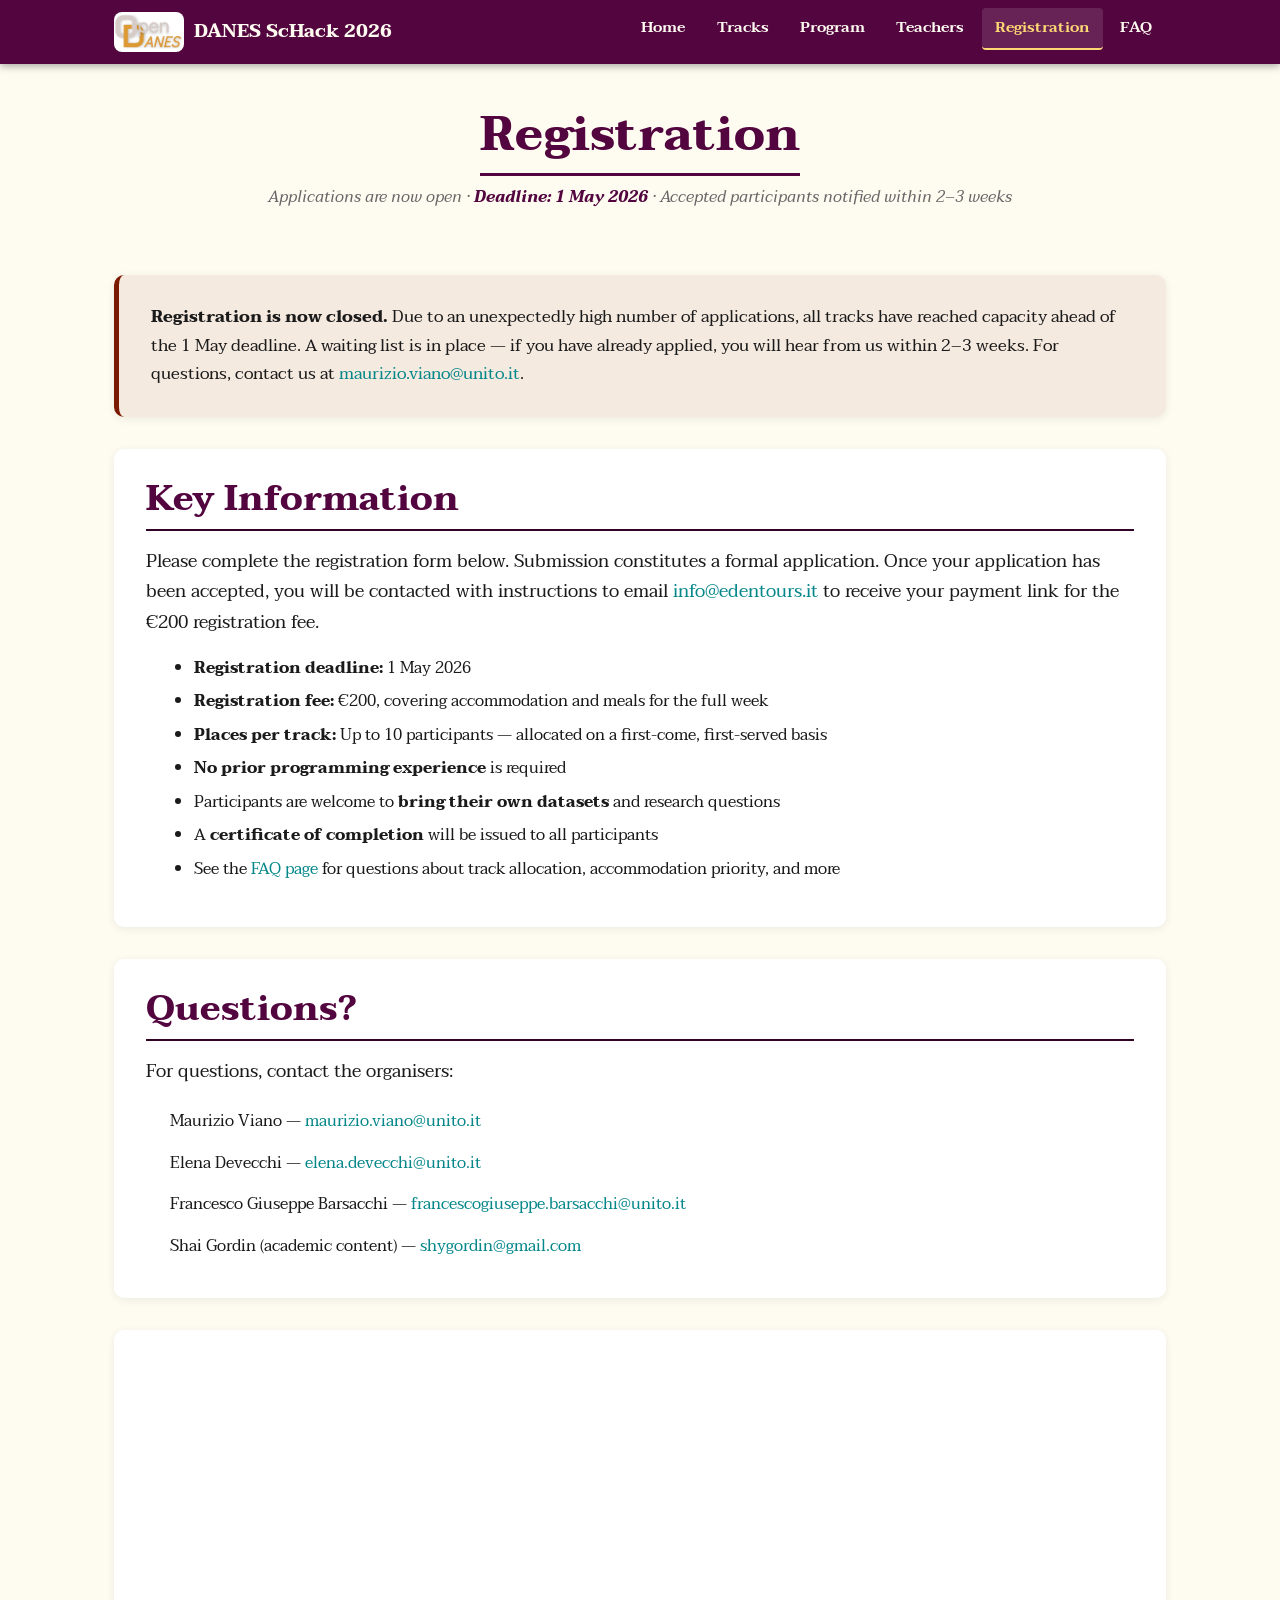
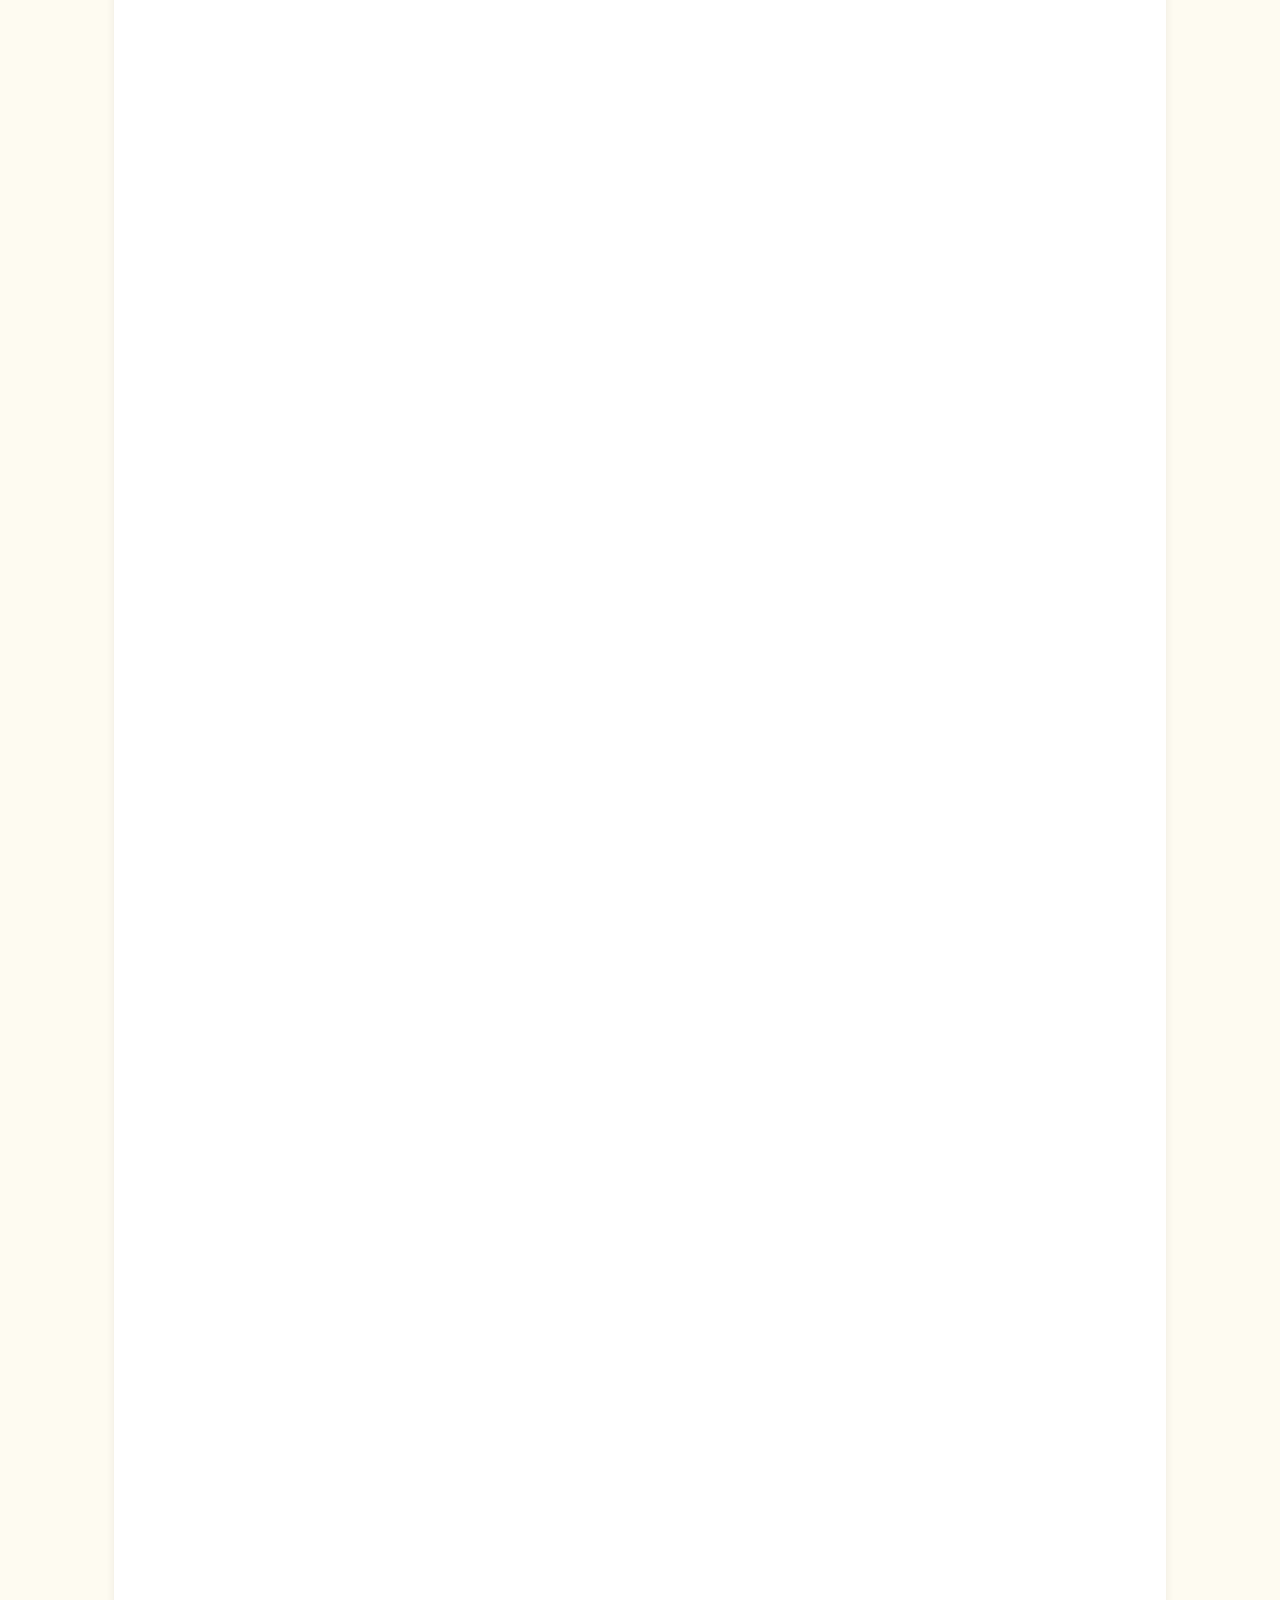
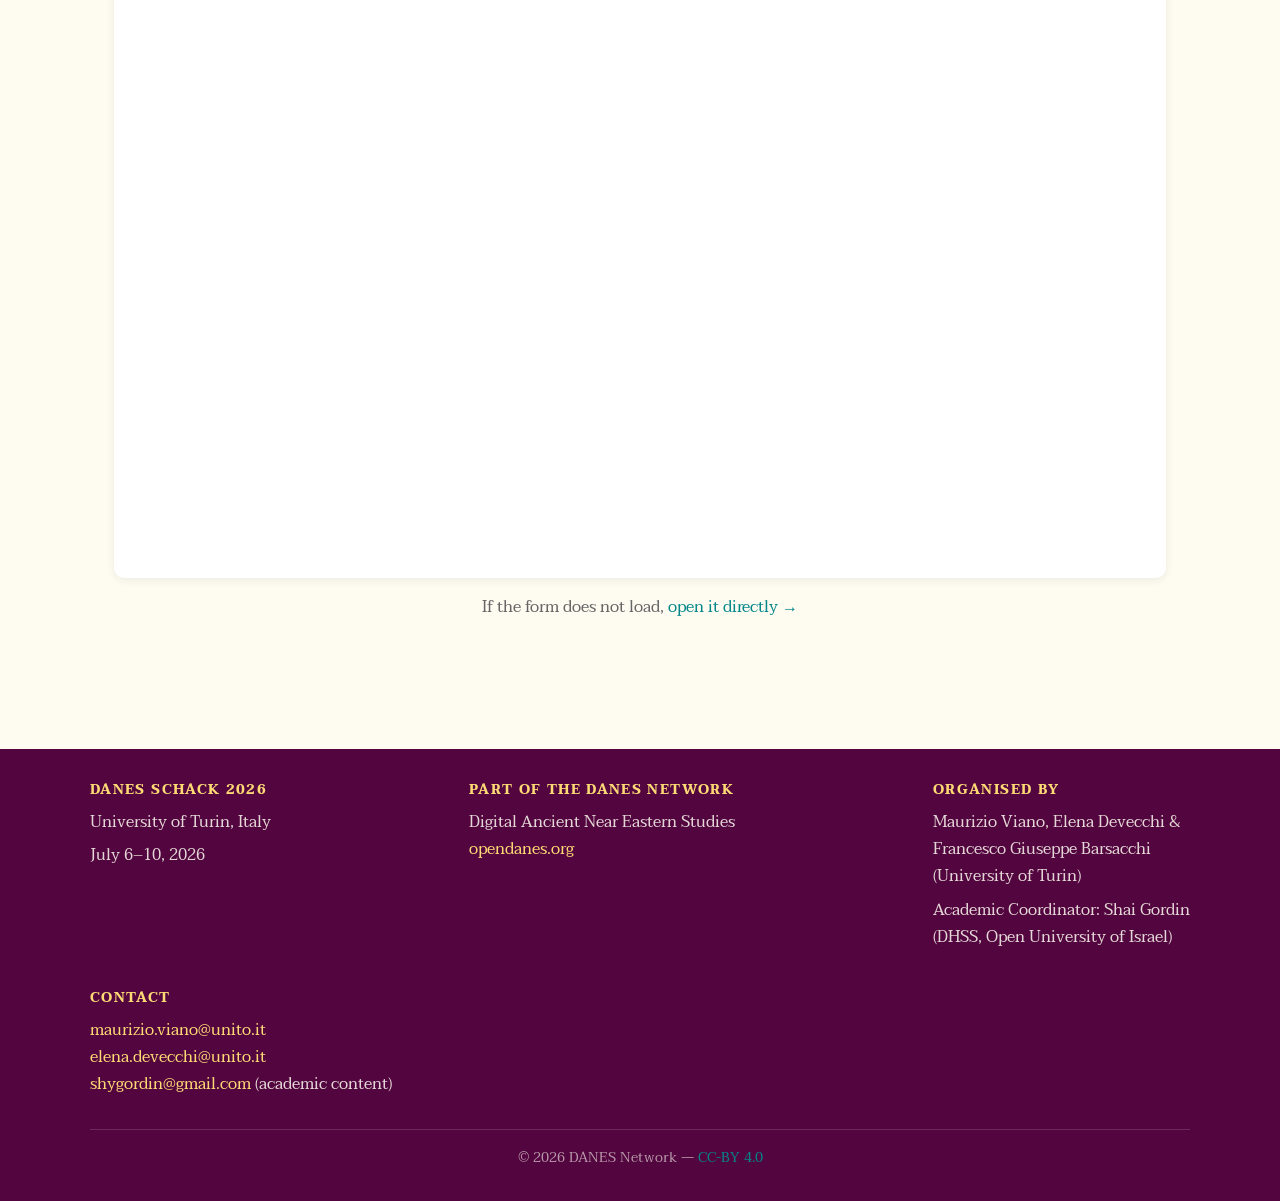
<file: registration.html>
<!DOCTYPE html>
<html lang="en">
<head>
  <meta charset="UTF-8">
  <meta name="viewport" content="width=device-width, initial-scale=1.0">
  <title>Registration | DANES ScHack 2026</title>
  <link rel="stylesheet" href="styles.css">
  <link rel="icon" href="images/favicon/ScHack_logo_brown_gradient1.png">
  <link href="https://fonts.googleapis.com/css2?family=Taviraj:ital,wght@0,400;0,600;0,700;1,400&family=Source+Code+Pro:wght@400;600&display=swap" rel="stylesheet">
</head>
<body>

  <!-- Registration closed banner -->
  <!-- Navigation -->
  <header class="site-header">
    <nav class="nav-inner" role="navigation" aria-label="Main navigation">
      <a href="index.html" class="nav-brand">
        <img src="images/DANES_ScHack_OD.jpg" alt="DANES" class="nav-brand-logo"
             onerror="this.style.display='none'">
        DANES ScHack 2026
      </a>
      <button class="nav-toggle-btn" aria-label="Toggle navigation" aria-expanded="false"
              onclick="toggleNav(this)">&#9776;</button>
      <ul class="nav-links" id="nav-links">
        <li><a href="index.html">Home</a></li>
        <li><a href="tracks.html">Tracks</a></li>
        <li><a href="program.html">Program</a></li>
        <li><a href="teachers.html">Teachers</a></li>
        <li><a href="registration.html" class="active">Registration</a></li>
        <li><a href="faq.html">FAQ</a></li>
      </ul>
    </nav>
  </header>

  <!-- Page title -->
  <div class="page-title">
    <h1>Registration</h1>
    <p class="text-muted mt-1" style="font-style:italic; font-size:1rem;">
      Applications are now open &middot; <strong style="color: var(--primary);">Deadline: 1 May 2026</strong> &middot; Accepted participants notified within 2–3 weeks
    </p>
  </div>

  <main class="page-main">

    <!-- Registration closed notice -->
    <div class="reg-info" style="border-left: 5px solid #7a1a00; background: rgba(122,26,0,0.07);">
      <p style="margin:0; font-size:1.05rem;">
        <strong>Registration is now closed.</strong>
        Due to an unexpectedly high number of applications, all tracks have reached capacity
        ahead of the 1 May deadline. A waiting list is in place — if you have already applied,
        you will hear from us within 2–3 weeks. For questions, contact us at
        <a href="mailto:maurizio.viano@unito.it">maurizio.viano@unito.it</a>.
      </p>
    </div>

    <!-- Key info -->
    <div class="reg-info">
      <h2>Key Information</h2>
      <p>
        Please complete the registration form below. Submission constitutes a formal
        application. Once your application has been accepted, you will be contacted with
        instructions to email <a href="mailto:info@edentours.it">info@edentours.it</a>
        to receive your payment link for the €200 registration fee.
      </p>
      <ul>
        <li><strong>Registration deadline:</strong> 1 May 2026</li>
        <li><strong>Registration fee:</strong> €200, covering accommodation and meals for the full week</li>
        <li><strong>Places per track:</strong> Up to 10 participants — allocated on a first-come, first-served basis</li>
        <li><strong>No prior programming experience</strong> is required</li>
        <li>Participants are welcome to <strong>bring their own datasets</strong> and research questions</li>
        <li>A <strong>certificate of completion</strong> will be issued to all participants</li>
        <li>See the <a href="faq.html">FAQ page</a> for questions about track allocation, accommodation priority, and more</li>
      </ul>
    </div>

    <!-- Contact -->
    <div class="reg-info">
      <h2>Questions?</h2>
      <p>For questions, contact the organisers:</p>
      <ul class="contact-list">
        <li>
          Maurizio Viano &mdash;
          <a href="mailto:maurizio.viano@unito.it">maurizio.viano@unito.it</a>
        </li>
        <li>
          Elena Devecchi &mdash;
          <a href="mailto:elena.devecchi@unito.it">elena.devecchi@unito.it</a>
        </li>
        <li>
          Francesco Giuseppe Barsacchi &mdash;
          <a href="mailto:francescogiuseppe.barsacchi@unito.it">francescogiuseppe.barsacchi@unito.it</a>
        </li>
        <li>
          Shai Gordin (academic content) &mdash;
          <a href="mailto:shygordin@gmail.com">shygordin@gmail.com</a>
        </li>
      </ul>
    </div>

    <!-- Registration form -->
    <!-- Registration form: https://forms.gle/m2sPrDVgG7fTFgvg9
         Full form ID: 1FAIpQLSeuX0t1obX6Hdkn50m9ECaYogYpFuoilJmnE_qKEiSSmUZ3sQ -->
    <div class="form-wrapper">
      <iframe
        src="https://docs.google.com/forms/d/e/1FAIpQLSeuX0t1obX6Hdkn50m9ECaYogYpFuoilJmnE_qKEiSSmUZ3sQ/viewform?embedded=true"
        width="100%"
        height="2400"
        frameborder="0"
        marginheight="0"
        marginwidth="0"
        title="DANES ScHack 2026 Registration Form"
        loading="lazy">
        Loading form&hellip;
      </iframe>
    </div>

    <!-- Fallback link for browsers that block iframes -->
    <p class="mt-2 text-center" style="font-size:var(--font-size-sm); color:#666;">
      If the form does not load,
      <a href="https://forms.gle/m2sPrDVgG7fTFgvg9"
         target="_blank" rel="noopener">open it directly &rarr;</a>
    </p>

  </main>

  <!-- Footer -->
  <footer class="site-footer">
    <div class="footer-inner">
      <div class="footer-col">
        <h4>DANES ScHack 2026</h4>
        <address>
          <p>University of Turin, Italy</p>
          <p>July 6–10, 2026</p>
        </address>
      </div>
      <div class="footer-col">
        <h4>Part of the DANES Network</h4>
        <p>Digital Ancient Near Eastern Studies<br>
           <a href="https://opendanes.org" target="_blank" rel="noopener">opendanes.org</a></p>
      </div>
      <div class="footer-col">
        <h4>Organised by</h4>
        <p>Maurizio Viano, Elena Devecchi &amp;<br>Francesco Giuseppe Barsacchi<br>(University of Turin)</p>
        <p>Academic Coordinator: Shai Gordin<br>(DHSS, Open University of Israel)</p>
      </div>
      <div class="footer-col">
        <h4>Contact</h4>
        <p>
          <a href="mailto:maurizio.viano@unito.it">maurizio.viano@unito.it</a><br>
          <a href="mailto:elena.devecchi@unito.it">elena.devecchi@unito.it</a><br>
          <a href="mailto:shygordin@gmail.com">shygordin@gmail.com</a> (academic content)
        </p>
      </div>
    </div>
    <div class="footer-bottom">
      &copy; 2026 DANES Network &mdash; <a href="https://creativecommons.org/licenses/by/4.0/" target="_blank" rel="noopener">CC-BY 4.0</a>
    </div>
  </footer>

  <script>
    function toggleNav(btn) {
      var links = document.getElementById('nav-links');
      var open = links.classList.toggle('open');
      btn.setAttribute('aria-expanded', open ? 'true' : 'false');
      btn.innerHTML = open ? '&times;' : '&#9776;';
    }
  </script>

</body>
</html>
</file>
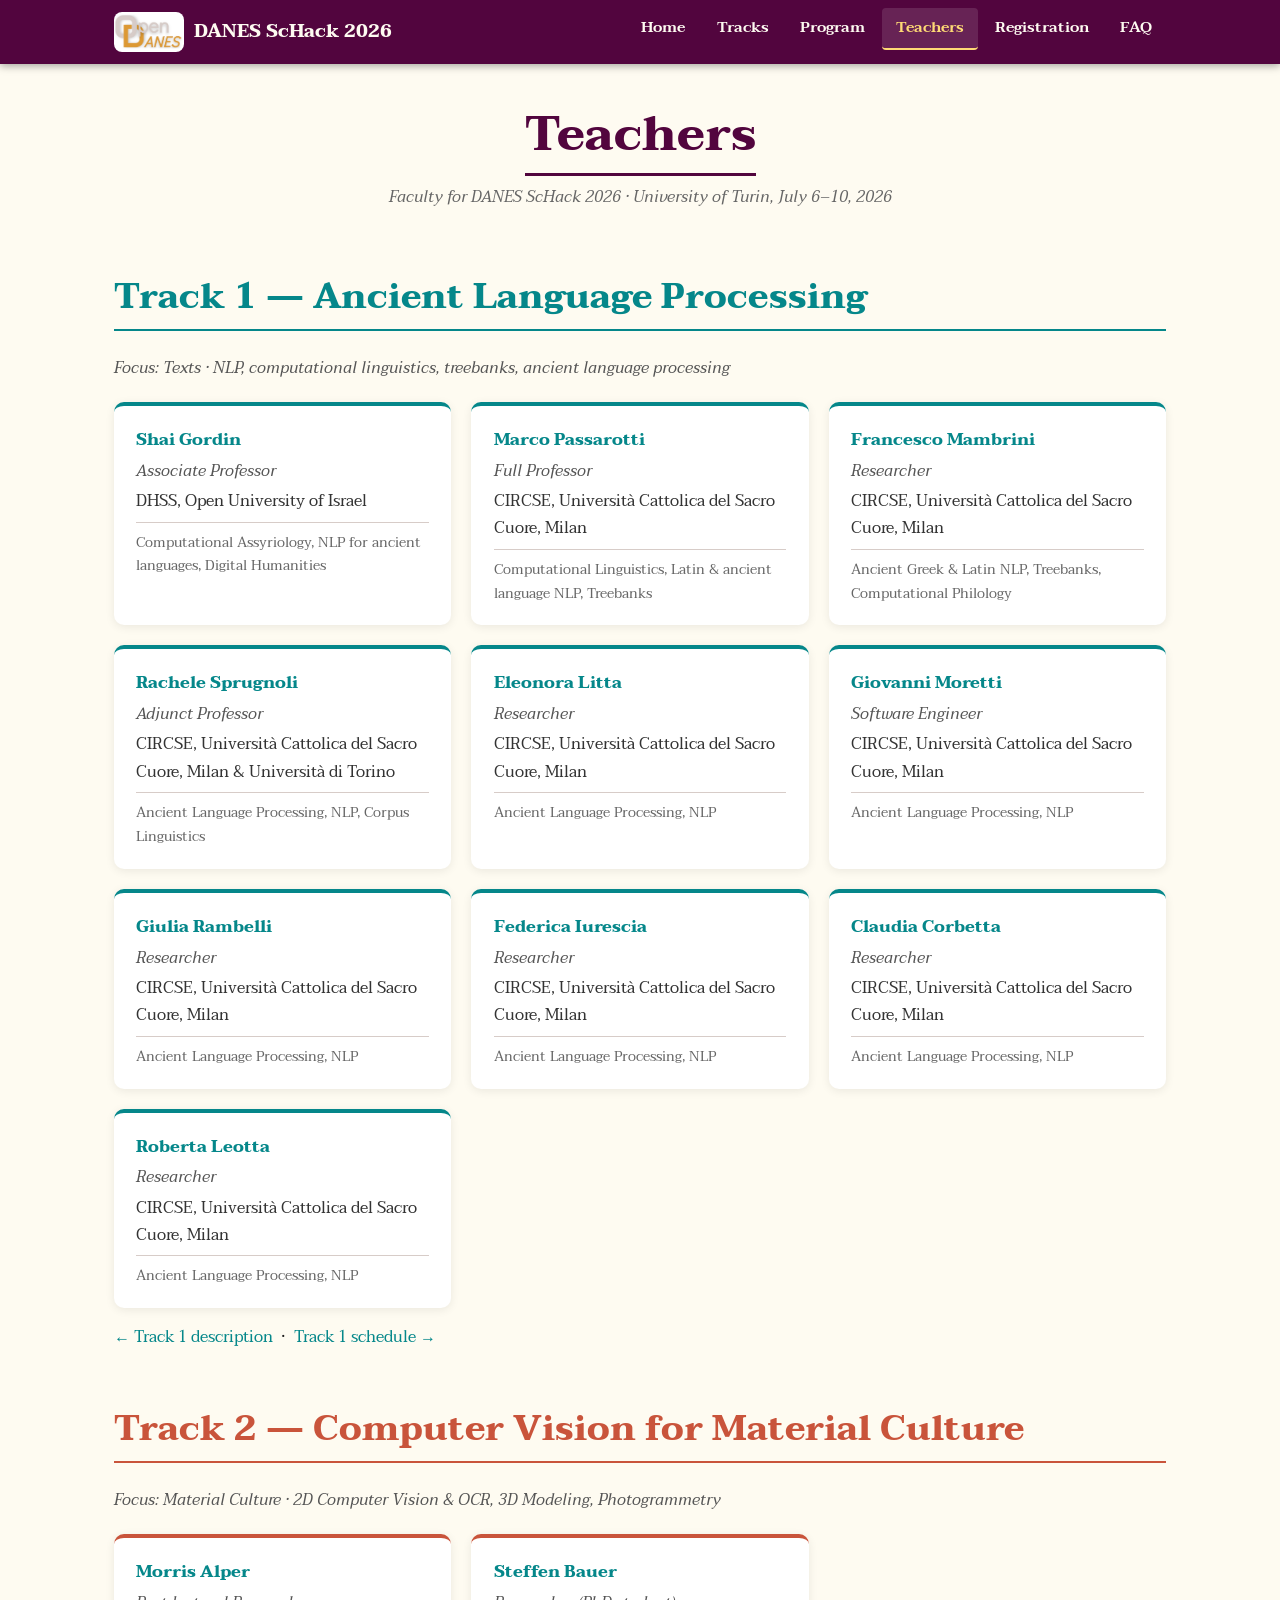
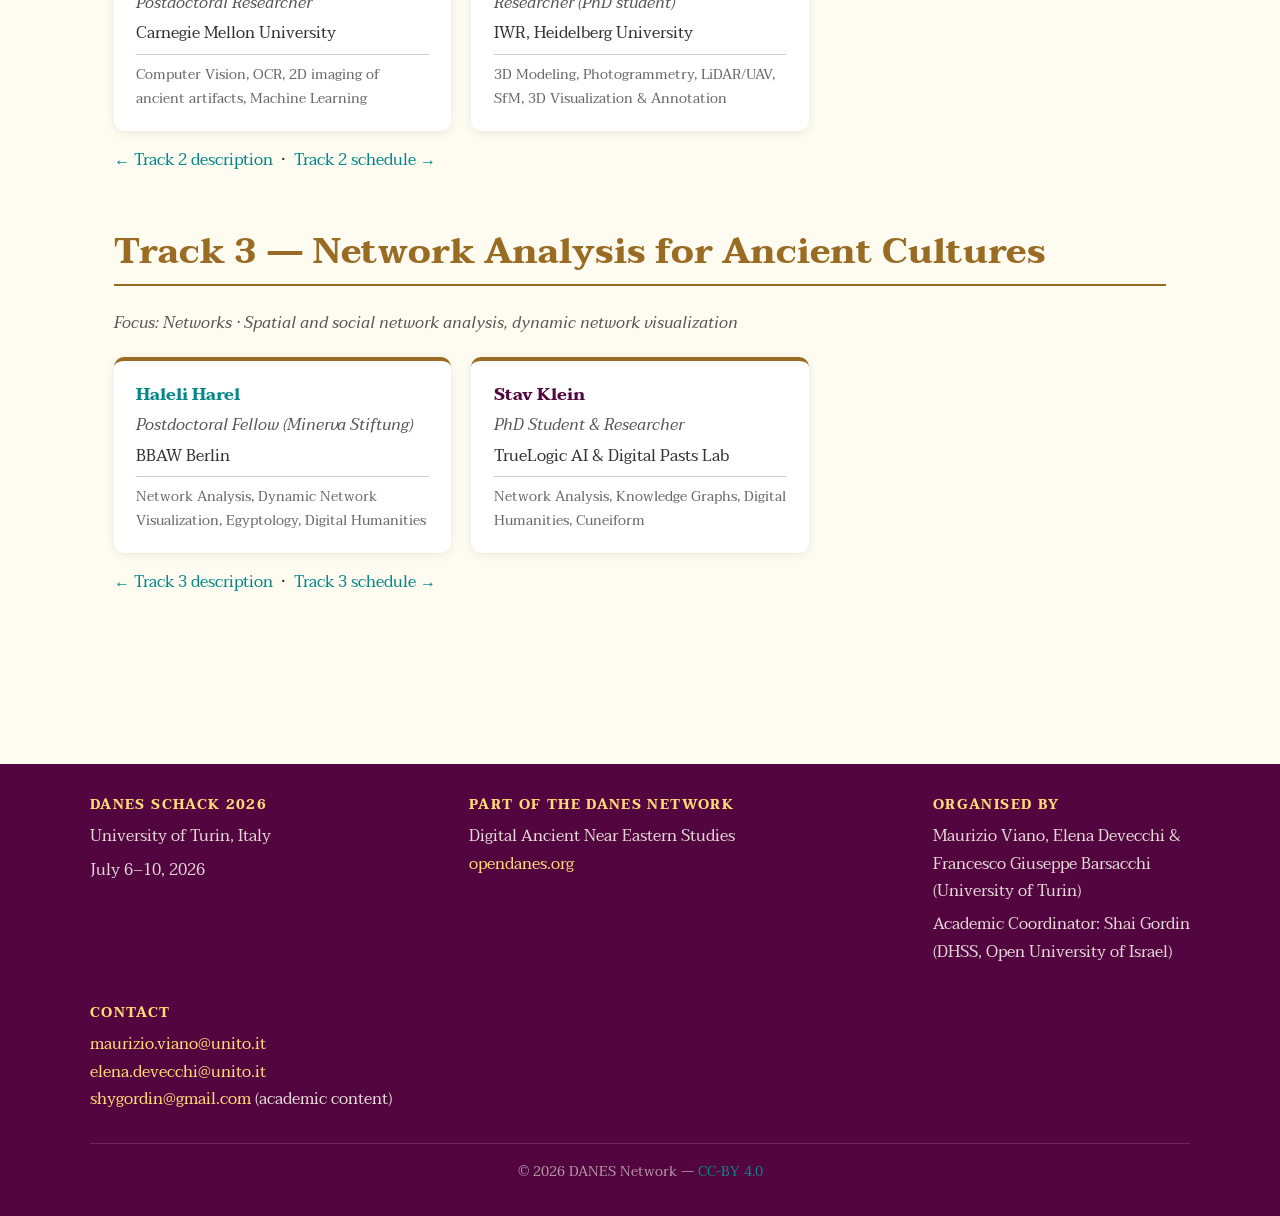
<file: teachers.html>
<!DOCTYPE html>
<html lang="en">
<head>
  <meta charset="UTF-8">
  <meta name="viewport" content="width=device-width, initial-scale=1.0">
  <title>Teachers | DANES ScHack 2026</title>
  <link rel="stylesheet" href="styles.css">
  <link rel="icon" href="images/favicon/ScHack_logo_brown_gradient1.png">
  <link href="https://fonts.googleapis.com/css2?family=Taviraj:ital,wght@0,400;0,600;0,700;1,400&family=Source+Code+Pro:wght@400;600&display=swap" rel="stylesheet">
</head>
<body>

  <!-- Navigation -->
  <header class="site-header">
    <nav class="nav-inner" role="navigation" aria-label="Main navigation">
      <a href="index.html" class="nav-brand">
        <img src="images/DANES_ScHack_OD.jpg" alt="DANES" class="nav-brand-logo"
             onerror="this.style.display='none'">
        DANES ScHack 2026
      </a>
      <button class="nav-toggle-btn" aria-label="Toggle navigation" aria-expanded="false"
              onclick="toggleNav(this)">&#9776;</button>
      <ul class="nav-links" id="nav-links">
        <li><a href="index.html">Home</a></li>
        <li><a href="tracks.html">Tracks</a></li>
        <li><a href="program.html">Program</a></li>
        <li><a href="teachers.html" class="active">Teachers</a></li>
        <li><a href="registration.html">Registration</a></li>
        <li><a href="faq.html">FAQ</a></li>
      </ul>
    </nav>
  </header>

  <!-- Page title -->
  <div class="page-title">
    <h1>Teachers</h1>
    <p class="text-muted mt-1" style="font-style:italic; font-size:1rem;">
      Faculty for DANES ScHack 2026 &middot; University of Turin, July 6–10, 2026
    </p>
  </div>

  <main class="page-main">

    <!-- Track 1 Teachers -->
    <section class="section-block" id="teachers-t1" aria-labelledby="t1-heading">
      <h2 id="t1-heading" style="border-bottom-color: var(--track1); color: var(--track1);">
        Track 1 &mdash; Ancient Language Processing
      </h2>
      <p class="track-focus-line" style="font-style:italic; color:#555; margin-bottom:1.25rem;">
        Focus: Texts &middot; NLP, computational linguistics, treebanks, ancient language processing
      </p>

      <div class="teachers-grid">

        <div class="teacher-card t1">
          <div class="teacher-name"><a href="https://www.openu.ac.il/en/dhsshub/staff/pages/Shai_Gordin.aspx" target="_blank" rel="noopener">Shai Gordin</a></div>
          <div class="teacher-rank">Associate Professor</div>
          <div class="teacher-affil">DHSS, Open University of Israel</div>
          <div class="teacher-expertise">Computational Assyriology, NLP for ancient languages, Digital Humanities</div>
        </div>

        <div class="teacher-card t1">
          <div class="teacher-name"><a href="https://docenti.unicatt.it/ppd2/it/docenti/14144/marco-carlo-passarotti/profilo" target="_blank" rel="noopener">Marco Passarotti</a></div>
          <div class="teacher-rank">Full Professor</div>
          <div class="teacher-affil">CIRCSE, Università Cattolica del Sacro Cuore, Milan</div>
          <div class="teacher-expertise">Computational Linguistics, Latin &amp; ancient language NLP, Treebanks</div>
        </div>

        <div class="teacher-card t1">
          <div class="teacher-name"><a href="https://docenti.unicatt.it/ppd2/en/docenti/34146/francesco-mambrini/profilo" target="_blank" rel="noopener">Francesco Mambrini</a></div>
          <div class="teacher-rank">Researcher</div>
          <div class="teacher-affil">CIRCSE, Università Cattolica del Sacro Cuore, Milan</div>
          <div class="teacher-expertise">Ancient Greek &amp; Latin NLP, Treebanks, Computational Philology</div>
        </div>

        <div class="teacher-card t1">
          <div class="teacher-name"><a href="https://www.researchgate.net/profile/Rachele-Sprugnoli" target="_blank" rel="noopener">Rachele Sprugnoli</a></div>
          <div class="teacher-rank">Adjunct Professor</div>
          <div class="teacher-affil">CIRCSE, Università Cattolica del Sacro Cuore, Milan &amp; Università di Torino</div>
          <div class="teacher-expertise">Ancient Language Processing, NLP, Corpus Linguistics</div>
        </div>

        <div class="teacher-card t1">
          <div class="teacher-name"><a href="https://scholar.google.com/citations?user=J_DvVnsAAAAJ&hl=en" target="_blank" rel="noopener">Eleonora Litta</a></div>
          <div class="teacher-rank">Researcher</div>
          <div class="teacher-affil">CIRCSE, Università Cattolica del Sacro Cuore, Milan</div>
          <div class="teacher-expertise">Ancient Language Processing, NLP</div>
        </div>

        <div class="teacher-card t1">
          <div class="teacher-name"><a href="https://www.giovannimoretti.it/" target="_blank" rel="noopener">Giovanni Moretti</a></div>
          <div class="teacher-rank">Software Engineer</div>
          <div class="teacher-affil">CIRCSE, Università Cattolica del Sacro Cuore, Milan</div>
          <div class="teacher-expertise">Ancient Language Processing, NLP</div>
        </div>

        <div class="teacher-card t1">
          <div class="teacher-name"><a href="https://docenti.unicatt.it/ppd2/en/docenti/112351/giulia-rambelli/profilo" target="_blank" rel="noopener">Giulia Rambelli</a></div>
          <div class="teacher-rank">Researcher</div>
          <div class="teacher-affil">CIRCSE, Università Cattolica del Sacro Cuore, Milan</div>
          <div class="teacher-expertise">Ancient Language Processing, NLP</div>
        </div>

        <div class="teacher-card t1">
          <div class="teacher-name"><a href="https://docenti.unicatt.it/ppd2/en/docenti/92377/federica-iurescia/profilo" target="_blank" rel="noopener">Federica Iurescia</a></div>
          <div class="teacher-rank">Researcher</div>
          <div class="teacher-affil">CIRCSE, Università Cattolica del Sacro Cuore, Milan</div>
          <div class="teacher-expertise">Ancient Language Processing, NLP</div>
        </div>

        <div class="teacher-card t1">
          <div class="teacher-name"><a href="https://scholar.google.com/citations?user=4s-CO4AAAAAJ&hl=it" target="_blank" rel="noopener">Claudia Corbetta</a></div>
          <div class="teacher-rank">Researcher</div>
          <div class="teacher-affil">CIRCSE, Università Cattolica del Sacro Cuore, Milan</div>
          <div class="teacher-expertise">Ancient Language Processing, NLP</div>
        </div>

        <div class="teacher-card t1">
          <div class="teacher-name"><a href="https://docenti.unicatt.it/ppd2/en/docenti/102059/roberta-grazia-leotta/profilo" target="_blank" rel="noopener">Roberta Leotta</a></div>
          <div class="teacher-rank">Researcher</div>
          <div class="teacher-affil">CIRCSE, Università Cattolica del Sacro Cuore, Milan</div>
          <div class="teacher-expertise">Ancient Language Processing, NLP</div>
        </div>

      </div>
      <p class="mt-2" style="font-size:var(--font-size-sm);">
        <a href="tracks.html#track-alp">&larr; Track 1 description</a>
        &nbsp;&middot;&nbsp;
        <a href="program.html#day-1">Track 1 schedule &rarr;</a>
      </p>
    </section>

    <!-- Track 2 Teachers -->
    <section class="section-block" id="teachers-t2" aria-labelledby="t2-heading">
      <h2 id="t2-heading" style="border-bottom-color: var(--track2); color: var(--track2);">
        Track 2 &mdash; Computer Vision for Material Culture
      </h2>
      <p class="track-focus-line" style="font-style:italic; color:#555; margin-bottom:1.25rem;">
        Focus: Material Culture &middot; 2D Computer Vision &amp; OCR, 3D Modeling, Photogrammetry
      </p>

      <div class="teachers-grid">

        <div class="teacher-card t2">
          <div class="teacher-name"><a href="https://morrisalp.github.io/" target="_blank" rel="noopener">Morris Alper</a></div>
          <div class="teacher-rank">Postdoctoral Researcher</div>
          <div class="teacher-affil">Carnegie Mellon University</div>
          <div class="teacher-expertise">Computer Vision, OCR, 2D imaging of ancient artifacts, Machine Learning</div>
        </div>

        <div class="teacher-card t2">
          <div class="teacher-name"><a href="https://www.researchgate.net/profile/Steffen-Bauer-2" target="_blank" rel="noopener">Steffen Bauer</a></div>
          <div class="teacher-rank">Researcher (PhD student)</div>
          <div class="teacher-affil">IWR, Heidelberg University</div>
          <div class="teacher-expertise">3D Modeling, Photogrammetry, LiDAR/UAV, SfM, 3D Visualization &amp; Annotation</div>
        </div>

      </div>
      <p class="mt-2" style="font-size:var(--font-size-sm);">
        <a href="tracks.html#track-cv">&larr; Track 2 description</a>
        &nbsp;&middot;&nbsp;
        <a href="program.html#day-1">Track 2 schedule &rarr;</a>
      </p>
    </section>

    <!-- Track 3 Teachers -->
    <section class="section-block" id="teachers-t3" aria-labelledby="t3-heading">
      <h2 id="t3-heading" style="border-bottom-color: var(--track3); color: var(--track3);">
        Track 3 &mdash; Network Analysis for Ancient Cultures
      </h2>
      <p class="track-focus-line" style="font-style:italic; color:#555; margin-bottom:1.25rem;">
        Focus: Networks &middot; Spatial and social network analysis, dynamic network visualization
      </p>

      <div class="teachers-grid mt-2">

        <div class="teacher-card t3">
          <div class="teacher-name"><a href="https://huji.academia.edu/HaleliHarel" target="_blank" rel="noopener">Haleli Harel</a></div>
          <div class="teacher-rank">Postdoctoral Fellow (Minerva Stiftung)</div>
          <div class="teacher-affil">BBAW Berlin</div>
          <div class="teacher-expertise">Network Analysis, Dynamic Network Visualization, Egyptology, Digital Humanities</div>
        </div>

        <div class="teacher-card t3">
          <div class="teacher-name">Stav Klein</div>
          <div class="teacher-rank">PhD Student &amp; Researcher</div>
          <div class="teacher-affil">TrueLogic AI &amp; Digital Pasts Lab</div>
          <div class="teacher-expertise">Network Analysis, Knowledge Graphs, Digital Humanities, Cuneiform</div>
        </div>

      </div>
      <p class="mt-2" style="font-size:var(--font-size-sm);">
        <a href="tracks.html#track-network">&larr; Track 3 description</a>
        &nbsp;&middot;&nbsp;
        <a href="program.html#day-1">Track 3 schedule &rarr;</a>
      </p>
    </section>

  </main>

  <!-- Footer -->
  <footer class="site-footer">
    <div class="footer-inner">
      <div class="footer-col">
        <h4>DANES ScHack 2026</h4>
        <address>
          <p>University of Turin, Italy</p>
          <p>July 6–10, 2026</p>
        </address>
      </div>
      <div class="footer-col">
        <h4>Part of the DANES Network</h4>
        <p>Digital Ancient Near Eastern Studies<br>
           <a href="https://opendanes.org" target="_blank" rel="noopener">opendanes.org</a></p>
      </div>
      <div class="footer-col">
        <h4>Organised by</h4>
        <p>Maurizio Viano, Elena Devecchi &amp;<br>Francesco Giuseppe Barsacchi<br>(University of Turin)</p>
        <p>Academic Coordinator: Shai Gordin<br>(DHSS, Open University of Israel)</p>
      </div>
      <div class="footer-col">
        <h4>Contact</h4>
        <p>
          <a href="mailto:maurizio.viano@unito.it">maurizio.viano@unito.it</a><br>
          <a href="mailto:elena.devecchi@unito.it">elena.devecchi@unito.it</a><br>
          <a href="mailto:shygordin@gmail.com">shygordin@gmail.com</a> (academic content)
        </p>
      </div>
    </div>
    <div class="footer-bottom">
      &copy; 2026 DANES Network &mdash; <a href="https://creativecommons.org/licenses/by/4.0/" target="_blank" rel="noopener">CC-BY 4.0</a>
    </div>
  </footer>

  <script>
    function toggleNav(btn) {
      var links = document.getElementById('nav-links');
      var open = links.classList.toggle('open');
      btn.setAttribute('aria-expanded', open ? 'true' : 'false');
      btn.innerHTML = open ? '&times;' : '&#9776;';
    }
  </script>

</body>
</html>
</file>
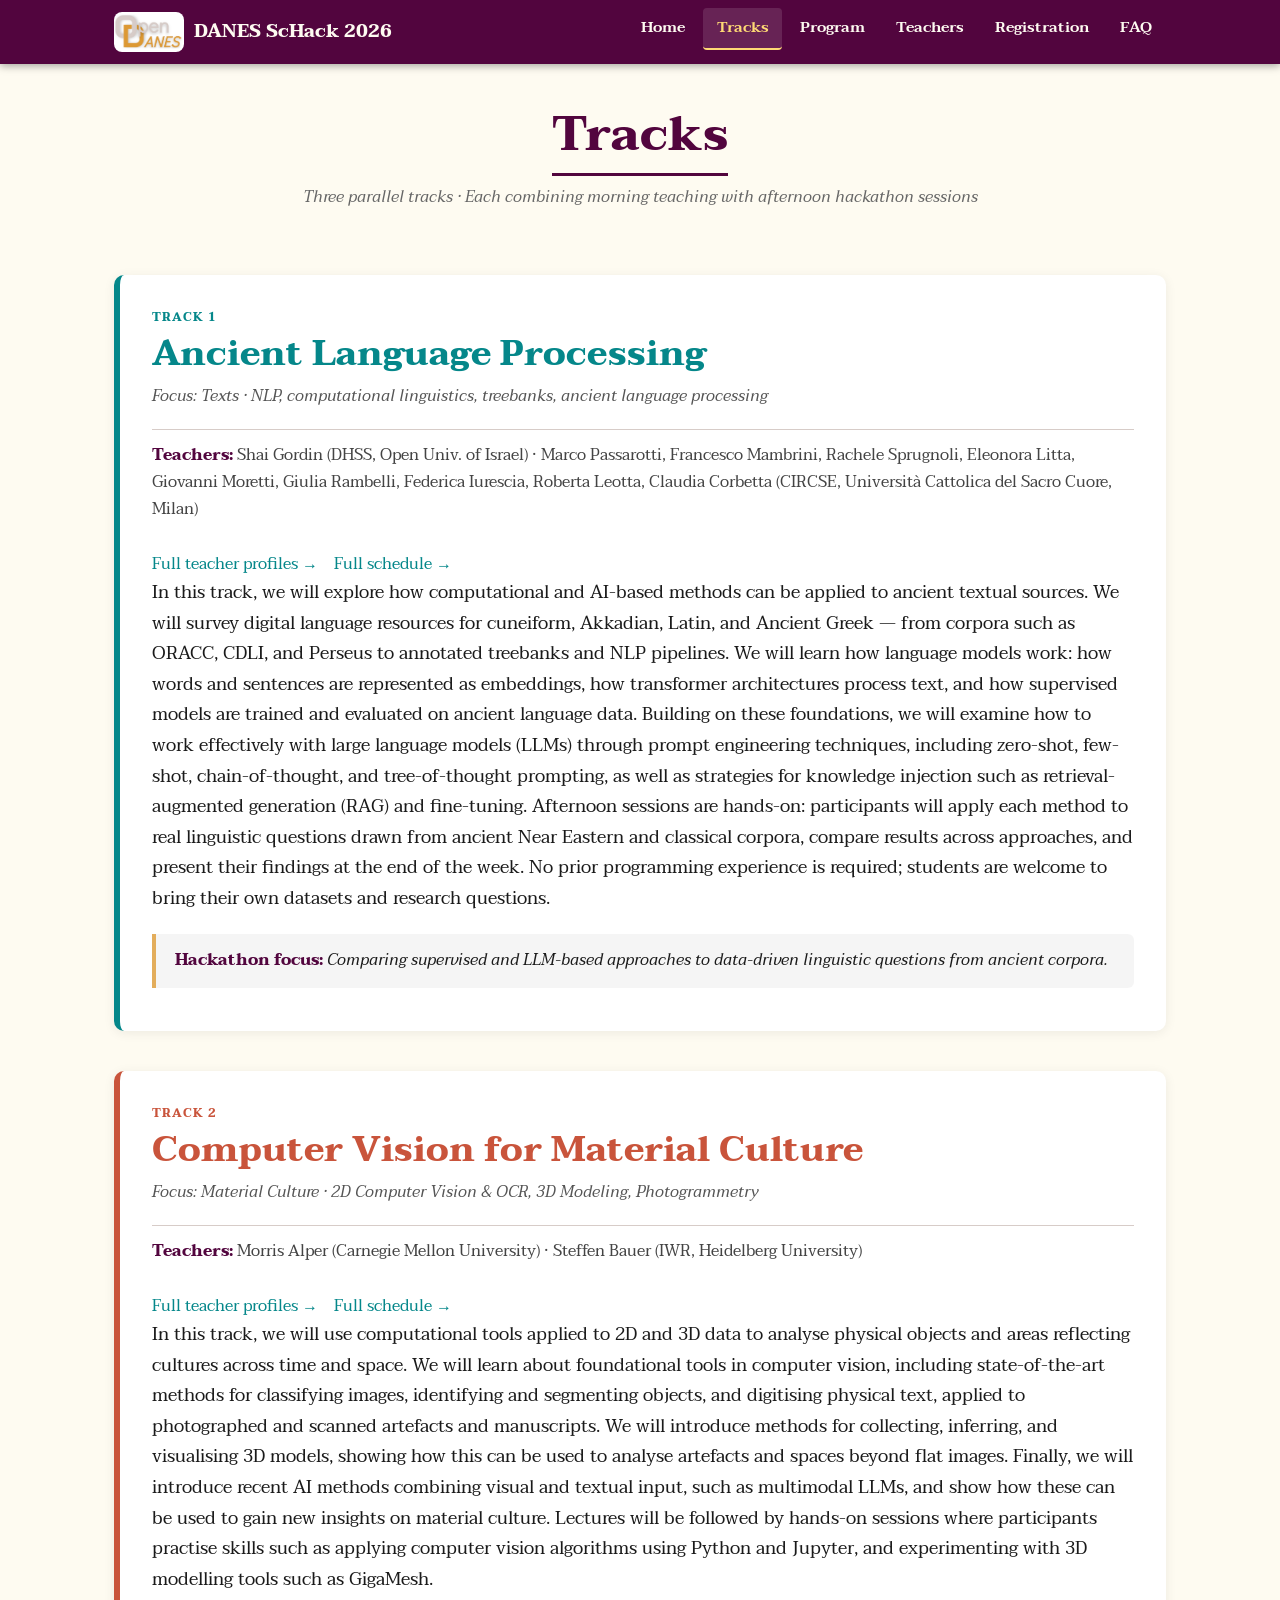
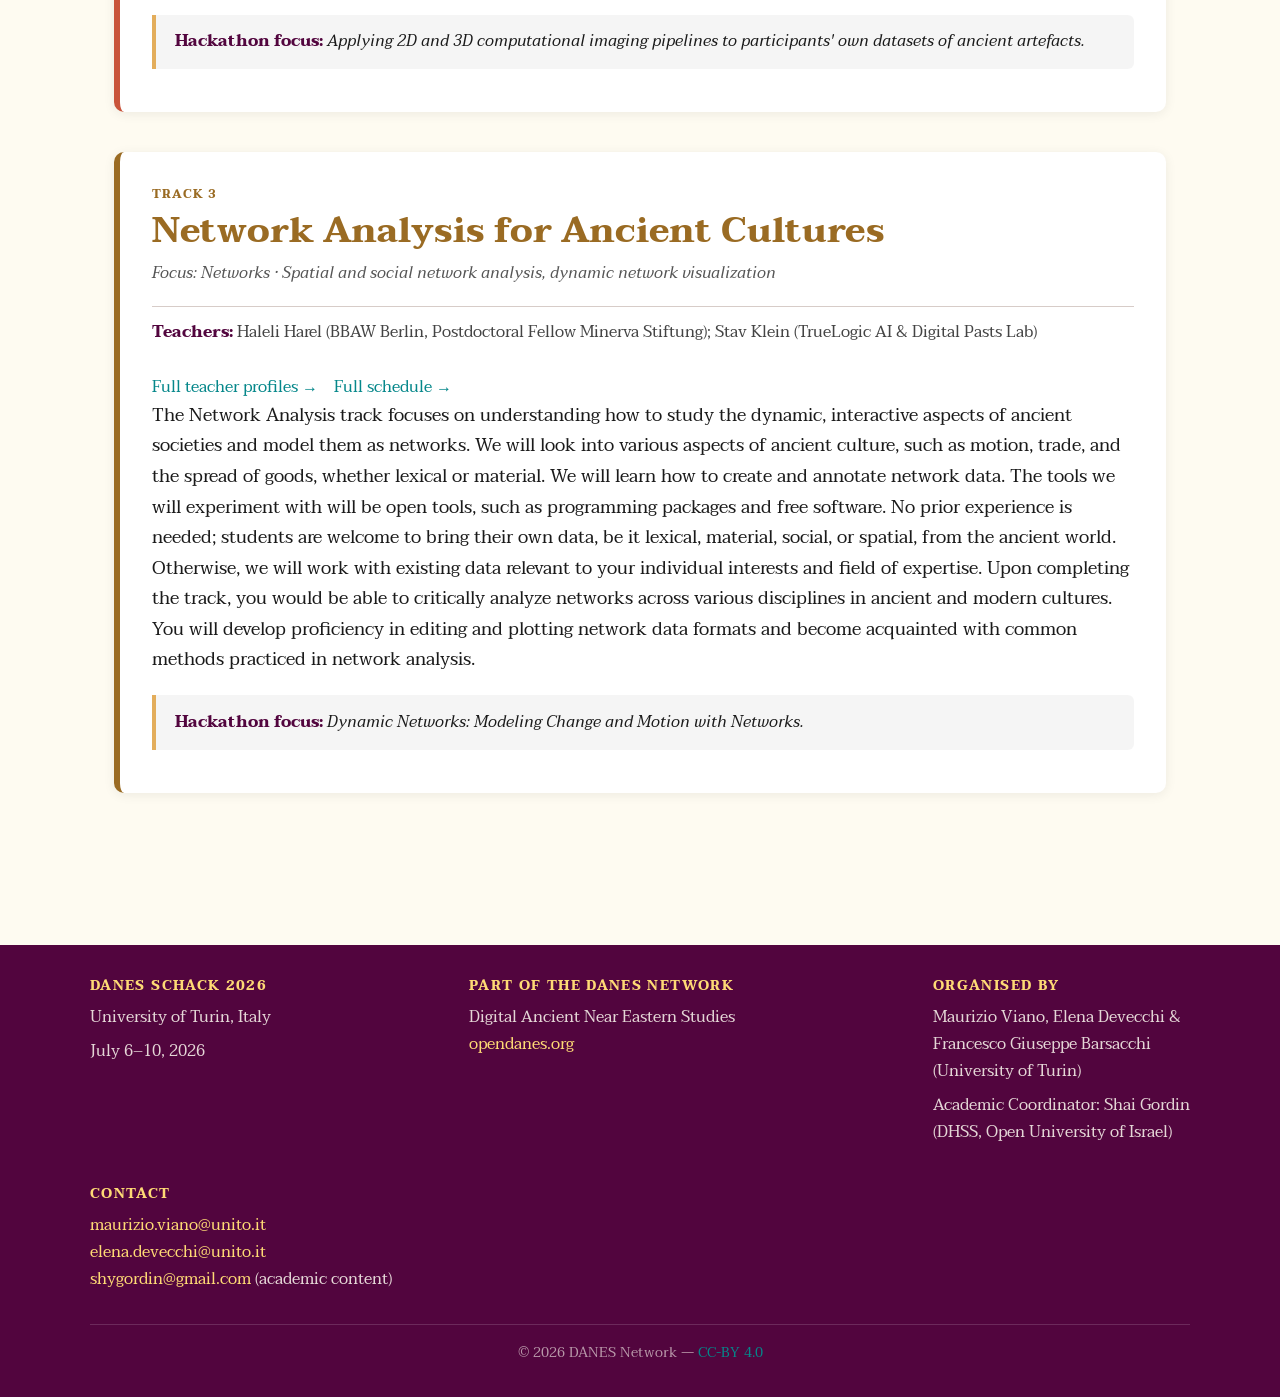
<file: tracks.html>
<!DOCTYPE html>
<html lang="en">
<head>
  <meta charset="UTF-8">
  <meta name="viewport" content="width=device-width, initial-scale=1.0">
  <title>Tracks | DANES ScHack 2026</title>
  <link rel="stylesheet" href="styles.css">
  <link rel="icon" href="images/favicon/ScHack_logo_brown_gradient1.png">
  <link href="https://fonts.googleapis.com/css2?family=Taviraj:ital,wght@0,400;0,600;0,700;1,400&family=Source+Code+Pro:wght@400;600&display=swap" rel="stylesheet">
</head>
<body>

  <!-- Navigation -->
  <header class="site-header">
    <nav class="nav-inner" role="navigation" aria-label="Main navigation">
      <a href="index.html" class="nav-brand">
        <img src="images/DANES_ScHack_OD.jpg" alt="DANES" class="nav-brand-logo"
             onerror="this.style.display='none'">
        DANES ScHack 2026
      </a>
      <button class="nav-toggle-btn" aria-label="Toggle navigation" aria-expanded="false"
              onclick="toggleNav(this)">&#9776;</button>
      <ul class="nav-links" id="nav-links">
        <li><a href="index.html">Home</a></li>
        <li><a href="tracks.html" class="active">Tracks</a></li>
        <li><a href="program.html">Program</a></li>
        <li><a href="teachers.html">Teachers</a></li>
        <li><a href="registration.html">Registration</a></li>
        <li><a href="faq.html">FAQ</a></li>
      </ul>
    </nav>
  </header>

  <!-- Page title -->
  <div class="page-title">
    <h1>Tracks</h1>
    <p class="text-muted mt-1" style="font-style:italic; font-size:1rem;">
      Three parallel tracks · Each combining morning teaching with afternoon hackathon sessions
    </p>
  </div>

  <main class="page-main">

    <!-- Track 1 -->
    <section class="track-section t1" id="track-alp" aria-labelledby="track1-title">
      <div class="track-number">Track 1</div>
      <h2 id="track1-title">Ancient Language Processing</h2>
      <p class="track-focus-line">
        <em>Focus: Texts &middot; NLP, computational linguistics, treebanks, ancient language processing</em>
      </p>

      <div class="teachers-mini">
        <strong>Teachers:</strong>
        Shai Gordin (DHSS, Open Univ. of Israel) &middot;
        Marco Passarotti, Francesco Mambrini, Rachele Sprugnoli, Eleonora Litta,
        Giovanni Moretti, Giulia Rambelli, Federica Iurescia, Roberta Leotta, Claudia Corbetta
        (CIRCSE, Università Cattolica del Sacro Cuore, Milan)
        <br><br>
        <a href="teachers.html#teachers-t1">Full teacher profiles &rarr;</a>
        &nbsp;&nbsp;
        <a href="program.html#day-1">Full schedule &rarr;</a>
      </div>

      <p>
        In this track, we will explore how computational and AI-based methods can be applied
        to ancient textual sources. We will survey digital language resources for cuneiform,
        Akkadian, Latin, and Ancient Greek — from corpora such as ORACC, CDLI, and Perseus to
        annotated treebanks and NLP pipelines. We will learn how language models work: how
        words and sentences are represented as embeddings, how transformer architectures
        process text, and how supervised models are trained and evaluated on ancient language
        data. Building on these foundations, we will examine how to work effectively with
        large language models (LLMs) through prompt engineering techniques, including zero-shot,
        few-shot, chain-of-thought, and tree-of-thought prompting, as well as strategies for
        knowledge injection such as retrieval-augmented generation (RAG) and fine-tuning.
        Afternoon sessions are hands-on: participants will apply each method to real linguistic
        questions drawn from ancient Near Eastern and classical corpora, compare results across
        approaches, and present their findings at the end of the week. No prior programming
        experience is required; students are welcome to bring their own datasets and research
        questions.
      </p>

      <div class="hackathon-callout">
        <strong>Hackathon focus:</strong>
        <em>Comparing supervised and LLM-based approaches to data-driven linguistic questions
        from ancient corpora.</em>
      </div>
    </section>

    <!-- Track 2 -->
    <section class="track-section t2" id="track-cv" aria-labelledby="track2-title">
      <div class="track-number">Track 2</div>
      <h2 id="track2-title">Computer Vision for Material Culture</h2>
      <p class="track-focus-line">
        <em>Focus: Material Culture &middot; 2D Computer Vision &amp; OCR, 3D Modeling, Photogrammetry</em>
      </p>

      <div class="teachers-mini">
        <strong>Teachers:</strong>
        Morris Alper (Carnegie Mellon University) &middot;
        Steffen Bauer (IWR, Heidelberg University)
        <br><br>
        <a href="teachers.html#teachers-t2">Full teacher profiles &rarr;</a>
        &nbsp;&nbsp;
        <a href="program.html#day-1">Full schedule &rarr;</a>
      </div>

      <p>
        In this track, we will use computational tools applied to 2D and 3D data to analyse
        physical objects and areas reflecting cultures across time and space. We will learn
        about foundational tools in computer vision, including state-of-the-art methods for
        classifying images, identifying and segmenting objects, and digitising physical text,
        applied to photographed and scanned artefacts and manuscripts. We will introduce
        methods for collecting, inferring, and visualising 3D models, showing how this can be
        used to analyse artefacts and spaces beyond flat images. Finally, we will introduce
        recent AI methods combining visual and textual input, such as multimodal LLMs, and
        show how these can be used to gain new insights on material culture. Lectures will be
        followed by hands-on sessions where participants practise skills such as applying
        computer vision algorithms using Python and Jupyter, and experimenting with 3D
        modelling tools such as GigaMesh.
      </p>

      <div class="hackathon-callout">
        <strong>Hackathon focus:</strong>
        <em>Applying 2D and 3D computational imaging pipelines to participants' own datasets
        of ancient artefacts.</em>
      </div>
    </section>

    <!-- Track 3 -->
    <section class="track-section t3" id="track-network" aria-labelledby="track3-title">
      <div class="track-number">Track 3</div>
      <h2 id="track3-title">Network Analysis for Ancient Cultures</h2>
      <p class="track-focus-line">
        <em>Focus: Networks &middot; Spatial and social network analysis, dynamic network visualization</em>
      </p>

      <div class="teachers-mini">
        <strong>Teachers:</strong>
        Haleli Harel (BBAW Berlin, Postdoctoral Fellow Minerva Stiftung);
        Stav Klein (TrueLogic AI &amp; Digital Pasts Lab)
        <br><br>
        <a href="teachers.html#teachers-t3">Full teacher profiles &rarr;</a>
        &nbsp;&nbsp;
        <a href="program.html#day-1">Full schedule &rarr;</a>
      </div>

      <p>
        The Network Analysis track focuses on understanding how to study the dynamic,
        interactive aspects of ancient societies and model them as networks. We will look into
        various aspects of ancient culture, such as motion, trade, and the spread of goods,
        whether lexical or material. We will learn how to create and annotate network data.
        The tools we will experiment with will be open tools, such as programming packages and
        free software. No prior experience is needed; students are welcome to bring their own
        data, be it lexical, material, social, or spatial, from the ancient world. Otherwise,
        we will work with existing data relevant to your individual interests and field of
        expertise. Upon completing the track, you would be able to critically analyze networks
        across various disciplines in ancient and modern cultures. You will develop proficiency
        in editing and plotting network data formats and become acquainted with common methods
        practiced in network analysis.
      </p>

      <div class="hackathon-callout">
        <strong>Hackathon focus:</strong>
        <em>Dynamic Networks: Modeling Change and Motion with Networks.</em>
      </div>
    </section>

  </main>

  <!-- Footer -->
  <footer class="site-footer">
    <div class="footer-inner">
      <div class="footer-col">
        <h4>DANES ScHack 2026</h4>
        <address>
          <p>University of Turin, Italy</p>
          <p>July 6–10, 2026</p>
        </address>
      </div>
      <div class="footer-col">
        <h4>Part of the DANES Network</h4>
        <p>Digital Ancient Near Eastern Studies<br>
           <a href="https://opendanes.org" target="_blank" rel="noopener">opendanes.org</a></p>
      </div>
      <div class="footer-col">
        <h4>Organised by</h4>
        <p>Maurizio Viano, Elena Devecchi &amp;<br>Francesco Giuseppe Barsacchi<br>(University of Turin)</p>
        <p>Academic Coordinator: Shai Gordin<br>(DHSS, Open University of Israel)</p>
      </div>
      <div class="footer-col">
        <h4>Contact</h4>
        <p>
          <a href="mailto:maurizio.viano@unito.it">maurizio.viano@unito.it</a><br>
          <a href="mailto:elena.devecchi@unito.it">elena.devecchi@unito.it</a><br>
          <a href="mailto:shygordin@gmail.com">shygordin@gmail.com</a> (academic content)
        </p>
      </div>
    </div>
    <div class="footer-bottom">
      &copy; 2026 DANES Network &mdash; <a href="https://creativecommons.org/licenses/by/4.0/" target="_blank" rel="noopener">CC-BY 4.0</a>
    </div>
  </footer>

  <script>
    function toggleNav(btn) {
      var links = document.getElementById('nav-links');
      var open = links.classList.toggle('open');
      btn.setAttribute('aria-expanded', open ? 'true' : 'false');
      btn.innerHTML = open ? '&times;' : '&#9776;';
    }
  </script>

</body>
</html>
</file>
<file: styles.css>
/* ============================================================
   DANES ScHack 2026 — styles.css
   Colour palette extracted from OpenDANES (opendanes.org)
     Source: https://github.com/DigitalPasts/openDANES/_sass/_variables.scss
   Layout inspired by AI4AS 2026 (ai4asconference.github.io)
   ============================================================ */

/* 1. CSS custom properties (values from OpenDANES _variables.scss)
   ---------------------------------------------------------------- */
:root {
  /* Primary — deep purple (nav, footer, accents) */
  --primary:              #52053E;
  --primary-dark:         #330327;
  --primary-light:        #67074e;

  /* Secondary — neutral warm tones */
  --secondary:            #d7ccc8;
  --secondary-dark:       #b6af9d;
  --secondary-light:      #ece7e6;

  /* Fourth — teal (links, Track 1 accent) */
  --teal:                 #05878a;
  --teal-dark:            #074e67;

  /* Contrast — yellow (hover highlights) */
  --contrast:             #feda75;
  --contrast-secondary:   #e3ad5b;
  --contrast-dark:        #9a6b23;

  /* Background */
  --bg:                   #FEFBF1;

  /* Typography */
  --font-main:            'Taviraj', serif;
  --font-code:            'Source Code Pro', monospace;
  --font-size:            18px;
  --font-size-sm:         16px;
  --font-size-xs:         14px;

  /* Track accent colours */
  --track1:               #05878a;   /* teal  — Ancient Language Processing */
  --track2:               #c9543b;   /* terracotta — Computer Vision */
  --track3:               #9a6b23;   /* warm brown — Network Analysis */

  /* Layout */
  --card-radius:          10px;
  --max-content:          1100px;
}

/* 2. Reset & base
   ---------------------------------------------------------------- */
*, *::before, *::after {
  box-sizing: border-box;
  margin: 0;
  padding: 0;
}

html {
  scroll-behavior: smooth;
  /* clip (not hidden) prevents horizontal overflow without turning <html>
     into a scroll container, which would break window.scrollTo + sticky */
  overflow-x: clip;
}

body {
  background-color: var(--bg);
  font-family: var(--font-main);
  font-size: var(--font-size);
  color: #1a1a1a;
  line-height: 1.7;
}

::-webkit-scrollbar { width: 4px; }
::-webkit-scrollbar-track { background: var(--bg); }
::-webkit-scrollbar-thumb { background: var(--primary); border-radius: 5px; }
::-webkit-scrollbar-thumb:hover { background: var(--primary-light); }

/* 3. Typography
   ---------------------------------------------------------------- */
h1, h2, h3, h4, h5, h6 {
  font-family: var(--font-main);
  line-height: 1.3;
}

h1 { font-size: clamp(1.8rem, 4vw, 3rem); }
h2 { font-size: clamp(1.4rem, 2.8vw, 2.2rem); }
h3 { font-size: clamp(1.15rem, 2vw, 1.6rem); }
h4 { font-size: clamp(1rem, 1.7vw, 1.3rem); }

a {
  color: var(--teal);
  text-decoration: none;
  transition: color 0.25s ease;
}
a:hover { color: var(--contrast-dark); }

p { margin-bottom: 1rem; }

ul, ol {
  padding-left: 1.5rem;
  margin-bottom: 1rem;
}

li { margin-bottom: 0.35rem; }

strong { font-weight: 700; }
em { font-style: italic; }

/* 4. Navigation
   ---------------------------------------------------------------- */

/* Registration-closed sitewide banner */
.reg-closed-banner {
  background: #7a1a00;
  color: #fff;
  text-align: center;
  padding: 0.65rem 1.5rem;
  font-size: 0.95rem;
  line-height: 1.5;
  width: 100%;
  z-index: 1100;
}
.reg-closed-banner a {
  color: var(--contrast-secondary);
  font-weight: 600;
  text-decoration: underline;
}

/* Post-event thank-you notice */
.thankyou {
  background: var(--primary);
  color: #fff;
  border-radius: var(--card-radius);
  padding: 2.75rem 2rem;
  text-align: center;
  margin-bottom: 3.5rem;
  box-shadow: 0 10px 30px -18px rgba(0,0,0,0.5);
}
.thankyou-kicker {
  display: inline-block;
  font-family: var(--font-code);
  text-transform: uppercase;
  letter-spacing: 0.2em;
  font-size: 0.78rem;
  color: var(--contrast);
  margin-bottom: 0.85rem;
}
.thankyou h2 {
  color: #fff;
  border: none;
  padding: 0;
  margin-bottom: 1rem;
  font-size: clamp(1.7rem, 3vw, 2.5rem);
}
.thankyou p {
  max-width: 64ch;
  margin: 0 auto 0.85rem;
  color: rgba(255,255,255,0.92);
  line-height: 1.7;
}
.thankyou .thankyou-next {
  font-size: 1.15rem;
  font-weight: 600;
  color: #fff;
  margin-top: 0.25rem;
}
.thankyou .thankyou-next strong { color: var(--contrast); }

.site-header {
  background-color: var(--primary);
  position: sticky;
  top: 0;
  z-index: 1000;
  width: 100%;
  box-shadow: 0 2px 8px rgba(0,0,0,0.35);
}

.nav-inner {
  max-width: var(--max-content);
  margin: 0 auto;
  padding: 0 1.5rem;
  display: flex;
  align-items: center;
  justify-content: space-between;
  height: 64px;
}

.nav-brand {
  display: flex;
  align-items: center;
  gap: 0.6rem;
  text-decoration: none;
  color: var(--bg);
  font-size: 1.15rem;
  font-weight: 700;
  transition: color 0.25s;
  flex-shrink: 0;
}
.nav-brand:hover { color: var(--contrast); }

.nav-brand-logo {
  height: 40px;
  width: auto;
  display: block;
  border-radius: 8px;
}

.nav-links {
  list-style: none;
  display: flex;
  gap: 0.25rem;
  margin: 0;
  padding: 0;
}

.nav-links li a {
  display: block;
  padding: 0.45rem 0.85rem;
  color: var(--bg);
  font-size: 0.95rem;
  font-weight: 600;
  border-radius: 4px;
  transition: background-color 0.25s, color 0.25s;
  text-decoration: none;
}
.nav-links li a:hover,
.nav-links li a.active {
  background-color: rgba(255,255,255,0.12);
  color: var(--contrast);
}
.nav-links li a.active {
  border-bottom: 2px solid var(--contrast);
}

.nav-toggle-btn {
  display: none;
  background: none;
  border: none;
  cursor: pointer;
  color: var(--bg);
  font-size: 1.8rem;
  line-height: 1;
  padding: 0.25rem;
  transition: color 0.25s;
}
.nav-toggle-btn:hover { color: var(--contrast); }

/* 5. Hero section
   ---------------------------------------------------------------- */
.hero {
  background: linear-gradient(rgba(51,3,39,0.72), rgba(26,3,16,0.82)),
              url('images/hero-bg.jpg') center/cover no-repeat;
  color: var(--bg);
  text-align: center;
  padding: 5rem 1.5rem 4rem;
  position: relative;
}

.hero::after {
  content: '';
  position: absolute;
  bottom: 0; left: 0; right: 0;
  height: 6px;
  background: linear-gradient(90deg, var(--track1), var(--track2), var(--track3));
}

.hero h1 {
  color: var(--bg);
  margin-bottom: 0.6rem;
  text-shadow: 0 2px 8px rgba(0,0,0,0.4);
}

.hero .hero-sub {
  font-size: clamp(1rem, 2.2vw, 1.4rem);
  color: var(--contrast);
  margin-bottom: 1.8rem;
  font-style: italic;
}

.hero-facts {
  display: flex;
  flex-wrap: wrap;
  justify-content: center;
  gap: 0.6rem 1.5rem;
  margin-bottom: 2.2rem;
  font-size: 0.95rem;
  color: var(--secondary-light);
}

.hero-facts span {
  background: rgba(255,255,255,0.1);
  padding: 0.3rem 0.9rem;
  border-radius: 20px;
  border: 1px solid rgba(255,255,255,0.2);
}

.hero-ctas {
  display: flex;
  flex-wrap: wrap;
  gap: 1rem;
  justify-content: center;
}

/* 6. Buttons
   ---------------------------------------------------------------- */
.btn {
  display: inline-block;
  padding: 0.75rem 1.8rem;
  border-radius: 5px;
  font-family: var(--font-main);
  font-size: 1rem;
  font-weight: 700;
  cursor: pointer;
  transition: background-color 0.25s, color 0.25s, transform 0.15s;
  text-decoration: none;
  border: 2px solid transparent;
}
.btn:hover { transform: translateY(-2px); }

.btn-primary {
  background-color: var(--teal);
  color: #fff;
  border-color: var(--teal);
}
.btn-primary:hover { background-color: var(--teal-dark); border-color: var(--teal-dark); color: #fff; }

.btn-secondary {
  background-color: transparent;
  color: var(--bg);
  border-color: var(--bg);
}
.btn-secondary:hover { background-color: var(--bg); color: var(--primary); }

.btn-outline {
  background-color: transparent;
  color: var(--teal);
  border-color: var(--teal);
}
.btn-outline:hover { background-color: var(--teal); color: #fff; }

.btn-gold {
  background-color: var(--contrast);
  color: var(--primary-dark);
  border-color: var(--contrast);
  font-weight: 700;
}
.btn-gold:hover {
  background-color: var(--contrast-secondary);
  border-color: var(--contrast-secondary);
  color: var(--primary-dark);
}

/* 7. Section / page layout
   ---------------------------------------------------------------- */
.page-main {
  max-width: var(--max-content);
  margin: 0 auto;
  padding: 2.5rem 1.5rem 4rem;
}

.section-block {
  margin-bottom: 3.5rem;
}

.section-block h2 {
  color: var(--primary);
  border-bottom: 2px solid var(--primary-dark);
  padding-bottom: 0.5rem;
  margin-bottom: 1.5rem;
}

.section-block h3 {
  color: var(--primary);
  margin-bottom: 0.75rem;
}

.page-title {
  color: var(--primary);
  text-align: center;
  padding: 2.5rem 1.5rem 0.5rem;
  max-width: var(--max-content);
  margin: 0 auto;
}

.page-title h1 {
  border-bottom: 3px solid var(--primary);
  display: inline-block;
  padding-bottom: 0.4rem;
}

/* Quick day navigation (program.html) */
.day-nav {
  position: sticky;
  top: 0;
  z-index: 20;
  display: flex;
  flex-wrap: wrap;
  justify-content: center;
  gap: 0.5rem;
  padding: 0.75rem 1rem;
  margin: 1rem auto 0;
  max-width: var(--max-content);
  background: rgba(250, 246, 236, 0.95);
  backdrop-filter: blur(4px);
  border-bottom: 1px solid var(--primary-dark);
}
.day-nav a {
  font-family: var(--font-mono, var(--font-main));
  font-size: 0.85rem;
  font-weight: 600;
  color: var(--primary);
  text-decoration: none;
  padding: 0.4rem 0.9rem;
  border: 1px solid var(--primary);
  border-radius: 999px;
  white-space: nowrap;
  transition: background-color 0.2s, color 0.2s;
}
.day-nav a:hover,
.day-nav a:focus {
  background-color: var(--primary);
  color: var(--bg);
}
/* Offset anchor targets so the sticky nav doesn't cover day headings */
.schedule-day {
  scroll-margin-top: 4rem;
}

@media (max-width: 480px) {
  .day-nav {
    gap: 0.35rem;
    padding: 0.6rem 0.5rem;
  }
  .day-nav a {
    font-size: 0.8rem;
    padding: 0.35rem 0.7rem;
  }
}

/* Back-to-top button (program.html) */
.back-to-top {
  position: fixed;
  bottom: 1.5rem;
  right: 1.5rem;
  z-index: 30;
  display: flex;
  align-items: center;
  justify-content: center;
  width: 3rem;
  height: 3rem;
  border-radius: 50%;
  background-color: var(--primary);
  color: var(--bg);
  font-size: 1.4rem;
  line-height: 1;
  text-decoration: none;
  box-shadow: 0 2px 8px rgba(0, 0, 0, 0.25);
  opacity: 0;
  visibility: hidden;
  transform: translateY(10px);
  transition: opacity 0.25s, transform 0.25s, visibility 0.25s, background-color 0.2s;
}
.back-to-top.visible {
  opacity: 1;
  visibility: visible;
  transform: translateY(0);
}
.back-to-top:hover,
.back-to-top:focus {
  background-color: var(--primary-dark);
}
@media (max-width: 480px) {
  .back-to-top {
    bottom: 1rem;
    right: 1rem;
    width: 2.75rem;
    height: 2.75rem;
  }
}

/* 8. Track cards (index.html + tracks.html)
   ---------------------------------------------------------------- */
.tracks-grid {
  display: grid;
  grid-template-columns: repeat(auto-fit, minmax(280px, 1fr));
  gap: 1.5rem;
  margin-top: 1rem;
}

.track-card {
  background: #fff;
  border-radius: var(--card-radius);
  border-top: 5px solid var(--primary);
  padding: 1.5rem;
  box-shadow: 0 2px 12px rgba(0,0,0,0.08);
  transition: box-shadow 0.25s, transform 0.2s;
}
.track-card:hover {
  box-shadow: 0 6px 24px rgba(0,0,0,0.13);
  transform: translateY(-3px);
}

.track-card.t1 { border-top-color: var(--track1); }
.track-card.t2 { border-top-color: var(--track2); }
.track-card.t3 { border-top-color: var(--track3); }

.track-badge {
  display: inline-block;
  font-size: 0.7rem;
  font-weight: 700;
  letter-spacing: 0.08em;
  text-transform: uppercase;
  padding: 0.25rem 0.7rem;
  border-radius: 3px;
  margin-bottom: 0.75rem;
  color: #fff;
}
.t1 .track-badge { background-color: var(--track1); }
.t2 .track-badge { background-color: var(--track2); }
.t3 .track-badge { background-color: var(--track3); }

.track-card h3 {
  font-size: 1.1rem;
  margin-bottom: 0.4rem;
}
.t1 .track-card-title, .t1 h3 { color: var(--track1) !important; }
.t2 .track-card-title, .t2 h3 { color: var(--track2) !important; }
.t3 .track-card-title, .t3 h3 { color: var(--track3) !important; }

.track-card .track-focus {
  font-style: italic;
  font-size: var(--font-size-sm);
  color: #555;
  margin-bottom: 0.75rem;
}

.track-card p {
  font-size: var(--font-size-sm);
  color: #333;
  margin-bottom: 1rem;
}

/* Full track sections on tracks.html */
.track-section {
  background: #fff;
  border-radius: var(--card-radius);
  border-left: 6px solid var(--primary);
  padding: 2rem 2rem 1.5rem;
  margin-bottom: 2.5rem;
  box-shadow: 0 2px 12px rgba(0,0,0,0.07);
}
.track-section.t1 { border-left-color: var(--track1); }
.track-section.t2 { border-left-color: var(--track2); }
.track-section.t3 { border-left-color: var(--track3); }

.track-section .track-number {
  font-size: 0.75rem;
  font-weight: 700;
  letter-spacing: 0.1em;
  text-transform: uppercase;
  margin-bottom: 0.3rem;
}
.t1 .track-number { color: var(--track1); }
.t2 .track-number { color: var(--track2); }
.t3 .track-number { color: var(--track3); }

.track-section h2 {
  border: none;
  margin-bottom: 0.3rem;
  padding-bottom: 0;
}
.t1 .track-section h2, .track-section.t1 h2 { color: var(--track1); }
.t2 .track-section h2, .track-section.t2 h2 { color: var(--track2); }
.t3 .track-section h2, .track-section.t3 h2 { color: var(--track3); }

.track-focus-line {
  font-style: italic;
  color: #555;
  margin-bottom: 1.2rem;
  font-size: var(--font-size-sm);
}

.hackathon-callout {
  background: rgba(0,0,0,0.04);
  border-left: 4px solid var(--contrast-secondary);
  border-radius: 0 6px 6px 0;
  padding: 0.85rem 1.2rem;
  margin: 1.2rem 0;
  font-size: var(--font-size-sm);
}
.hackathon-callout strong { color: var(--primary); }

.teachers-mini {
  font-size: var(--font-size-sm);
  color: #444;
  margin-top: 1rem;
  padding-top: 0.75rem;
  border-top: 1px solid var(--secondary);
}

.teachers-mini strong { color: var(--primary); }

/* 9. Teacher cards
   ---------------------------------------------------------------- */
.teachers-grid {
  display: grid;
  grid-template-columns: repeat(auto-fill, minmax(260px, 1fr));
  gap: 1.25rem;
  margin-top: 1rem;
}

.teacher-card {
  background: #fff;
  border-radius: var(--card-radius);
  padding: 1.25rem 1.4rem;
  box-shadow: 0 2px 10px rgba(0,0,0,0.08);
  border-top: 4px solid var(--secondary);
}
.teacher-card.t1 { border-top-color: var(--track1); }
.teacher-card.t2 { border-top-color: var(--track2); }
.teacher-card.t3 { border-top-color: var(--track3); }

.teacher-card .teacher-name {
  font-weight: 700;
  font-size: 1.05rem;
  color: var(--primary);
  margin-bottom: 0.2rem;
}

.teacher-card .teacher-rank {
  font-style: italic;
  font-size: var(--font-size-sm);
  color: #555;
  margin-bottom: 0.2rem;
}

.teacher-card .teacher-affil {
  font-size: var(--font-size-sm);
  color: #333;
  margin-bottom: 0.4rem;
}

.teacher-card .teacher-expertise {
  font-size: var(--font-size-xs);
  color: #666;
  border-top: 1px solid var(--secondary);
  padding-top: 0.5rem;
  margin-top: 0.4rem;
}

/* 10. Schedule table
    ---------------------------------------------------------------- */

.schedule-day {
  margin-bottom: 3rem;
}

.schedule-day h2 {
  color: var(--primary);
  background: var(--bg);
  border-bottom: 2px solid var(--primary);
  padding-bottom: 0.4rem;
  margin-bottom: 1.2rem;
}

.schedule-table {
  width: 100%;
  border-collapse: collapse;
  font-size: var(--font-size-sm);
  box-shadow: 0 2px 10px rgba(0,0,0,0.06);
  border-radius: var(--card-radius);
  overflow: hidden;
}

.schedule-table thead th {
  background-color: var(--primary);
  color: var(--bg);
  padding: 0.75rem 1rem;
  text-align: left;
  font-weight: 700;
}
.schedule-table thead th.th-time { width: 130px; }
.schedule-table thead th.th-t1 { color: #a8e6e8; }
.schedule-table thead th.th-t2 { color: #f4b8ab; }
.schedule-table thead th.th-t3 { color: #d4b483; }

.schedule-table tbody tr:nth-child(even) { background-color: rgba(254,251,241,0.7); }
.schedule-table tbody tr:nth-child(odd) { background-color: #fff; }
.schedule-table tbody tr.lunch-row { background-color: var(--secondary-light); }

.schedule-table td {
  padding: 0.85rem 1rem;
  vertical-align: top;
  border-bottom: 1px solid var(--secondary);
}

.schedule-table td.time-cell {
  font-weight: 700;
  color: var(--primary);
  white-space: nowrap;
  font-size: var(--font-size-xs);
}

.schedule-table td.lunch-cell {
  text-align: center;
  font-style: italic;
  color: #666;
  font-size: var(--font-size-sm);
}

.schedule-table tbody tr.evening-row { background-color: rgba(82,5,62,0.06); }
.schedule-table td.evening-cell {
  text-align: center;
  font-style: italic;
  color: #444;
  font-size: var(--font-size-sm);
  font-weight: 500;
}

.session-label {
  display: inline-block;
  font-size: 0.65rem;
  font-weight: 700;
  text-transform: uppercase;
  letter-spacing: 0.07em;
  padding: 0.15rem 0.5rem;
  border-radius: 3px;
  margin-bottom: 0.35rem;
  color: #fff;
}
.label-t1 { background-color: var(--track1); }
.label-t2 { background-color: var(--track2); }
.label-t3 { background-color: var(--track3); }

.session-theme {
  font-weight: 700;
  margin-bottom: 0.25rem;
  font-size: 0.9rem;
}

.session-detail {
  font-size: var(--font-size-xs);
  color: #555;
}

.placeholder-cell {
  font-style: italic;
  color: #999;
  font-size: var(--font-size-xs);
}

/* 11. Practical info strip
    ---------------------------------------------------------------- */
.info-strip {
  display: grid;
  grid-template-columns: repeat(auto-fit, minmax(200px, 1fr));
  gap: 1rem;
  background: var(--primary);
  color: var(--bg);
  border-radius: var(--card-radius);
  padding: 1.5rem 2rem;
  margin: 2rem 0;
}

.info-strip-item {
  display: flex;
  flex-direction: column;
  gap: 0.25rem;
}

.info-strip-item .info-label {
  font-size: var(--font-size-xs);
  text-transform: uppercase;
  letter-spacing: 0.08em;
  color: var(--contrast);
  font-weight: 700;
}

.info-strip-item .info-value {
  font-size: 1rem;
  font-weight: 600;
}

/* 12. Organisers row
    ---------------------------------------------------------------- */
.organisers-row {
  display: flex;
  flex-wrap: wrap;
  align-items: center;
  justify-content: center;
  gap: 2rem;
  padding: 1.5rem 1rem;
  border-top: 1px solid var(--secondary);
  margin-top: 2rem;
}

.org-logo img {
  height: 120px;
  width: auto;
  max-width: min(240px, 80vw);
  object-fit: contain;
  opacity: 0.9;
  transition: opacity 0.2s;
}
.org-logo img:hover { opacity: 1; }
.org-logo-placeholder {
  font-size: var(--font-size-sm);
  color: #888;
  font-style: italic;
}

/* 13. Registration page
    ---------------------------------------------------------------- */
.reg-info {
  background: #fff;
  border-radius: var(--card-radius);
  padding: 1.75rem 2rem;
  margin-bottom: 2rem;
  box-shadow: 0 2px 10px rgba(0,0,0,0.07);
}

.reg-info h2 {
  color: var(--primary);
  border-bottom: 2px solid var(--primary-dark);
  padding-bottom: 0.4rem;
  margin-bottom: 1rem;
}

.reg-info ul { margin-left: 1.5rem; }
.reg-info ul li { margin-bottom: 0.4rem; font-size: var(--font-size-sm); }

.contact-list {
  list-style: none;
  padding: 0;
  margin: 0.75rem 0 0;
}
.contact-list li {
  padding: 0.25rem 0;
  font-size: var(--font-size-sm);
}

.form-wrapper {
  background: #fff;
  border-radius: var(--card-radius);
  padding: 1.5rem;
  box-shadow: 0 2px 10px rgba(0,0,0,0.07);
  overflow: hidden;
}

.form-wrapper iframe {
  display: block;
  width: 100%;
  border: none;
}

/* 14. Footer
    ---------------------------------------------------------------- */
.site-footer {
  background-color: var(--primary);
  color: var(--bg);
  padding: 2rem 1.5rem;
  margin-top: 3rem;
  font-family: var(--font-main);
  font-size: var(--font-size-sm);
}

.footer-inner {
  max-width: var(--max-content);
  margin: 0 auto;
  display: flex;
  flex-wrap: wrap;
  gap: 2rem;
  justify-content: space-between;
}

.footer-col h4 {
  color: var(--contrast);
  font-size: 0.85rem;
  text-transform: uppercase;
  letter-spacing: 0.1em;
  margin-bottom: 0.6rem;
}

.footer-col p, .footer-col address {
  font-style: normal;
  line-height: 1.7;
  color: rgba(254,251,241,0.85);
  font-size: var(--font-size-sm);
  margin-bottom: 0.4rem;
}

.footer-col a {
  color: var(--contrast);
  text-decoration: none;
  transition: color 0.2s;
}
.footer-col a:hover { color: var(--bg); }

.footer-bottom {
  max-width: var(--max-content);
  margin: 1.5rem auto 0;
  padding-top: 1rem;
  border-top: 1px solid rgba(255,255,255,0.15);
  text-align: center;
  font-size: var(--font-size-xs);
  color: rgba(254,251,241,0.6);
}

/* 15. Utilities
    ---------------------------------------------------------------- */
.text-center { text-align: center; }
.text-muted { color: #666; }
.mt-1 { margin-top: 0.5rem; }
.mt-2 { margin-top: 1rem; }
.mt-3 { margin-top: 1.5rem; }
.mb-2 { margin-bottom: 1rem; }
.mb-3 { margin-bottom: 1.5rem; }

.warning-note {
  background: rgba(239,156,3,0.12);
  border-left: 4px solid #ef9c03;
  padding: 0.75rem 1rem;
  border-radius: 0 6px 6px 0;
  font-size: var(--font-size-sm);
  margin: 1rem 0;
}

/* 16. Responsive (≤768px)
    ---------------------------------------------------------------- */
@media (max-width: 768px) {
  .nav-toggle-btn { display: block; }

  .nav-links {
    display: none;
    flex-direction: column;
    width: 100%;
    position: absolute;
    top: 64px;
    left: 0;
    background-color: var(--primary-dark);
    box-shadow: 0 6px 16px rgba(0,0,0,0.4);
    padding: 0.5rem 0 1rem;
  }

  .nav-links.open { display: flex; }

  .nav-links li a {
    padding: 0.75rem 1.5rem;
    font-size: 1rem;
    border-radius: 0;
    border-bottom: none;
  }
  .nav-links li a.active {
    border-bottom: none;
    border-left: 4px solid var(--contrast);
  }

  .hero { padding: 3.5rem 1rem 3rem; }

  .info-strip { padding: 1.25rem 1rem; }

  .schedule-table { font-size: var(--font-size-xs); }
  .schedule-table td, .schedule-table th { padding: 0.6rem 0.5rem; }
  .schedule-table thead th.th-time { width: 80px; }

  .track-section { padding: 1.25rem 1.25rem 1rem; }

  .footer-inner { flex-direction: column; gap: 1.5rem; }

  .form-wrapper { padding: 0.75rem; }
}

@media (max-width: 480px) {
  .schedule-table, .schedule-table thead, .schedule-table tbody,
  .schedule-table th, .schedule-table td, .schedule-table tr {
    display: block;
  }
  .schedule-table thead { display: none; }
  .schedule-table tr { margin-bottom: 1rem; border: 1px solid var(--secondary); border-radius: 6px; overflow: hidden; }
  .schedule-table td { border-bottom: 1px solid var(--secondary-light); }
  .schedule-table td.time-cell::before { content: 'Time: '; }

  .teachers-grid { grid-template-columns: 1fr; }
  .tracks-grid { grid-template-columns: 1fr; }

  .org-logo img { height: 80px; }
  .organisers-row { gap: 1rem; }
}
</file>
